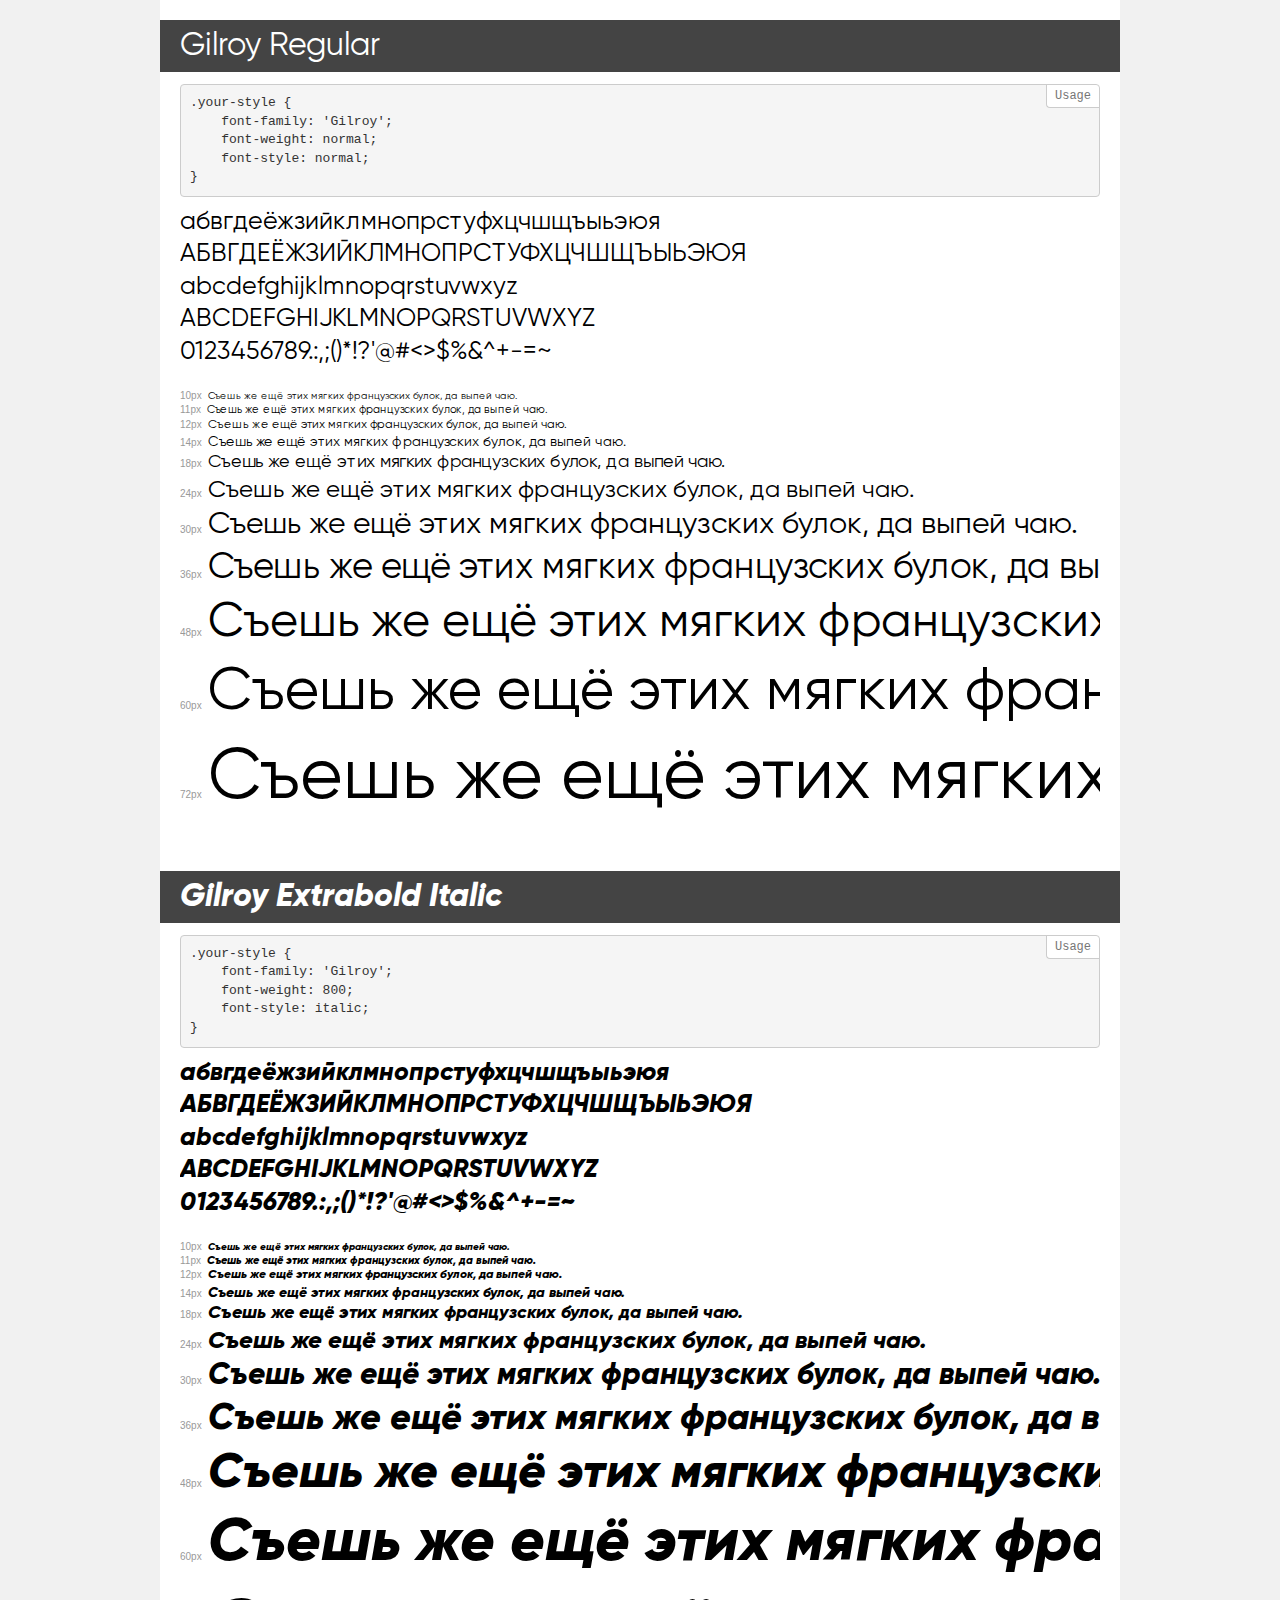
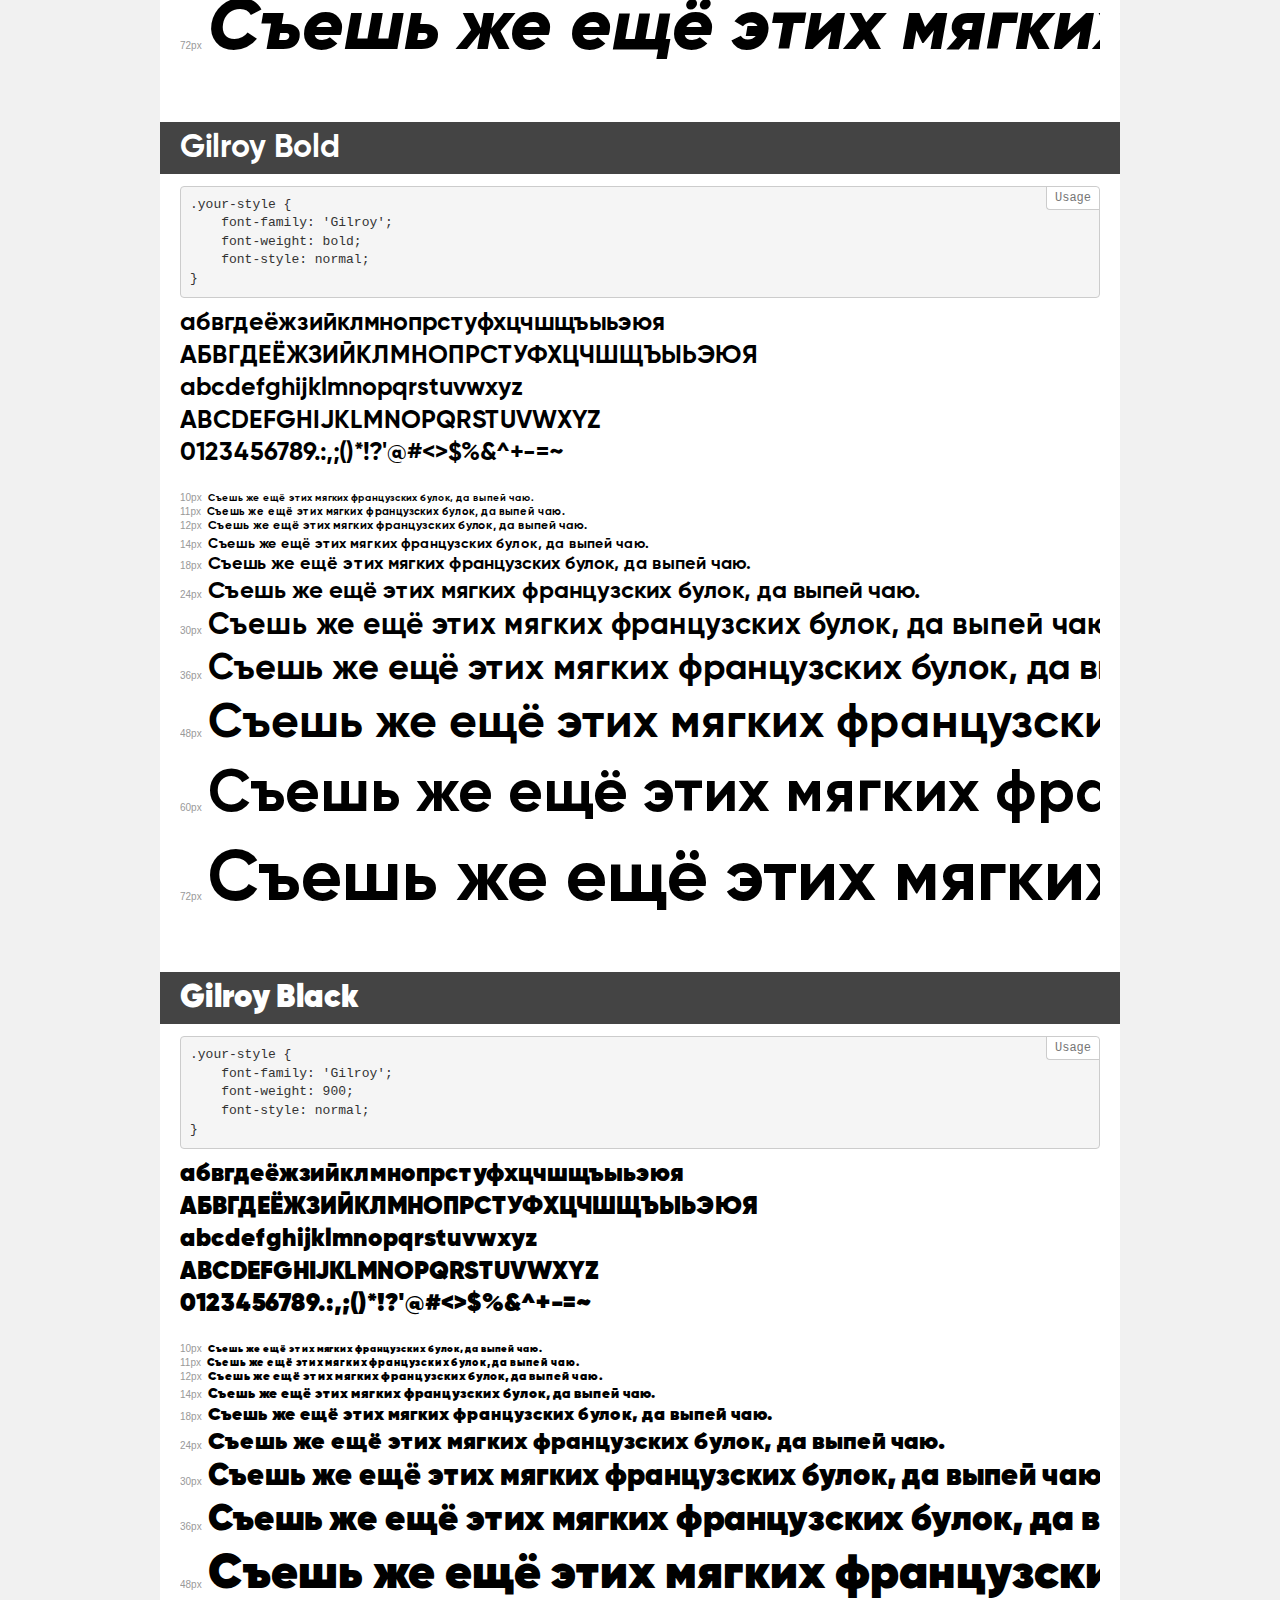
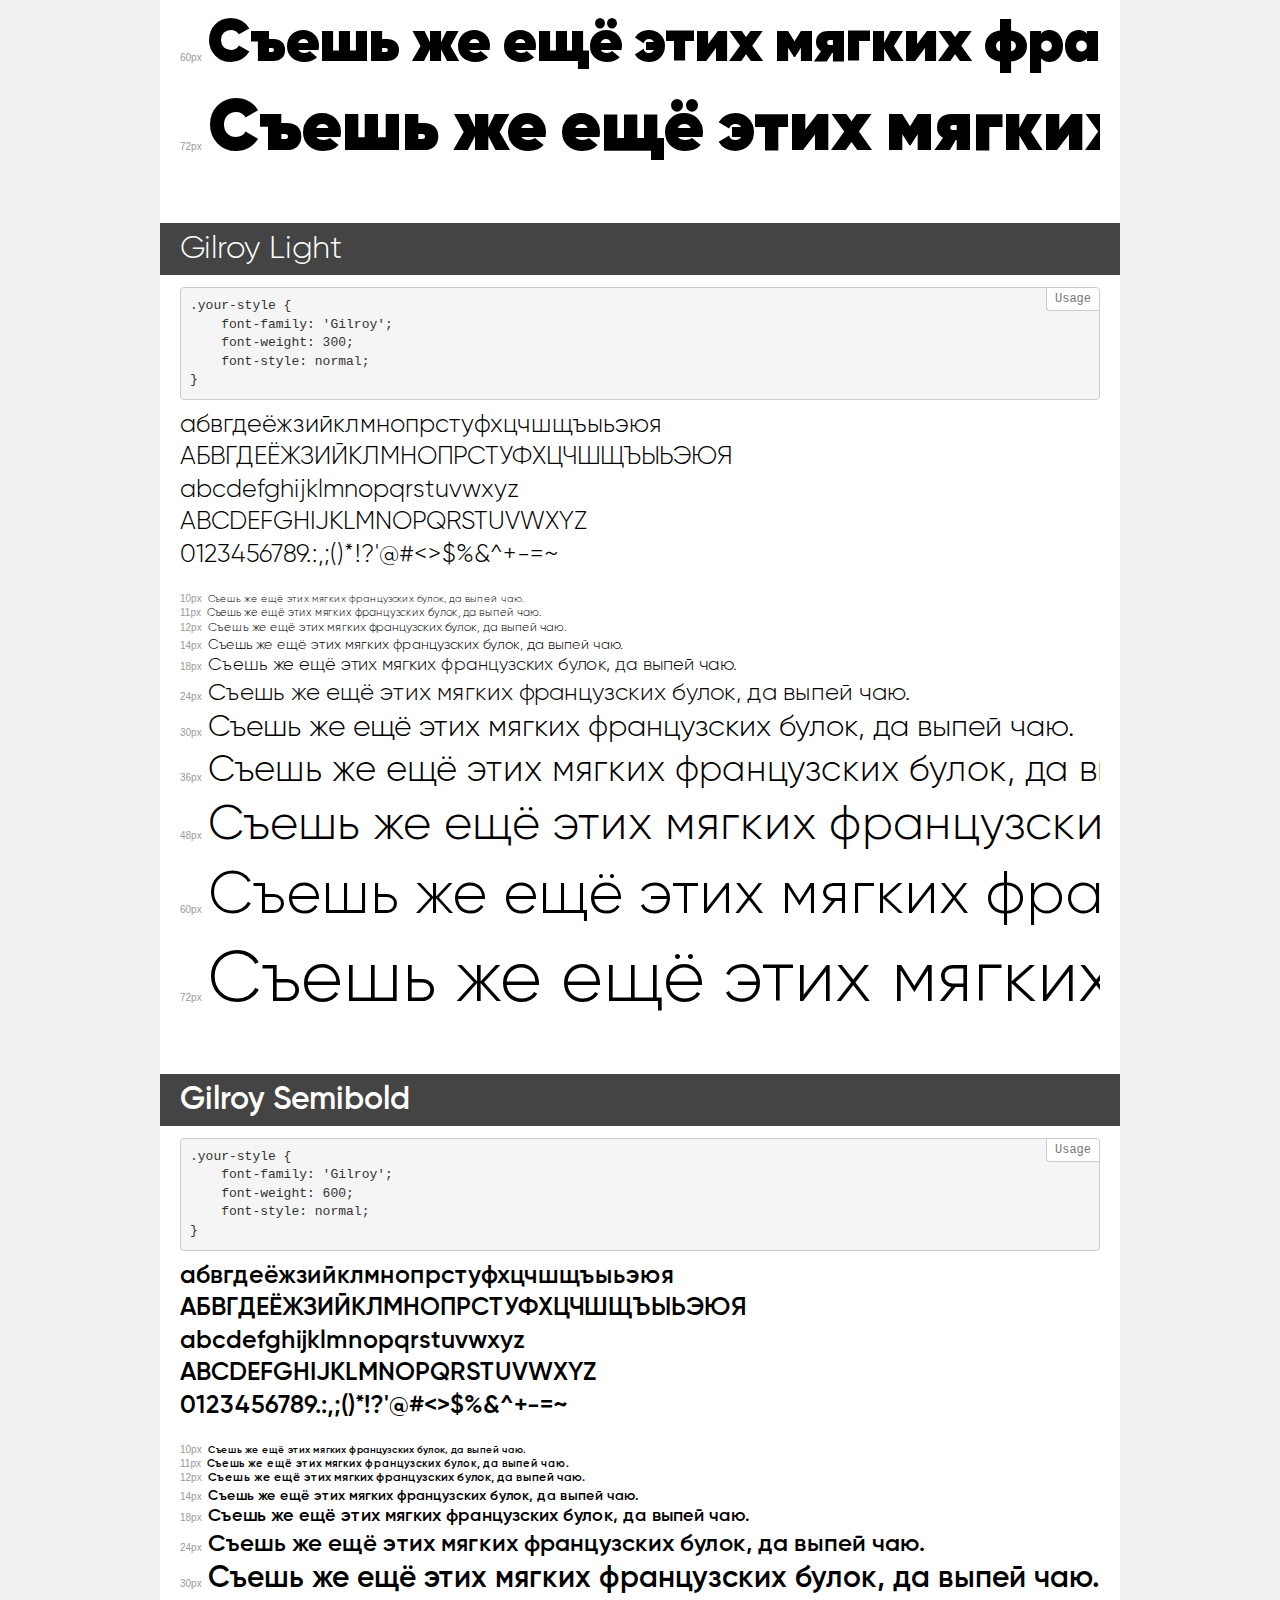
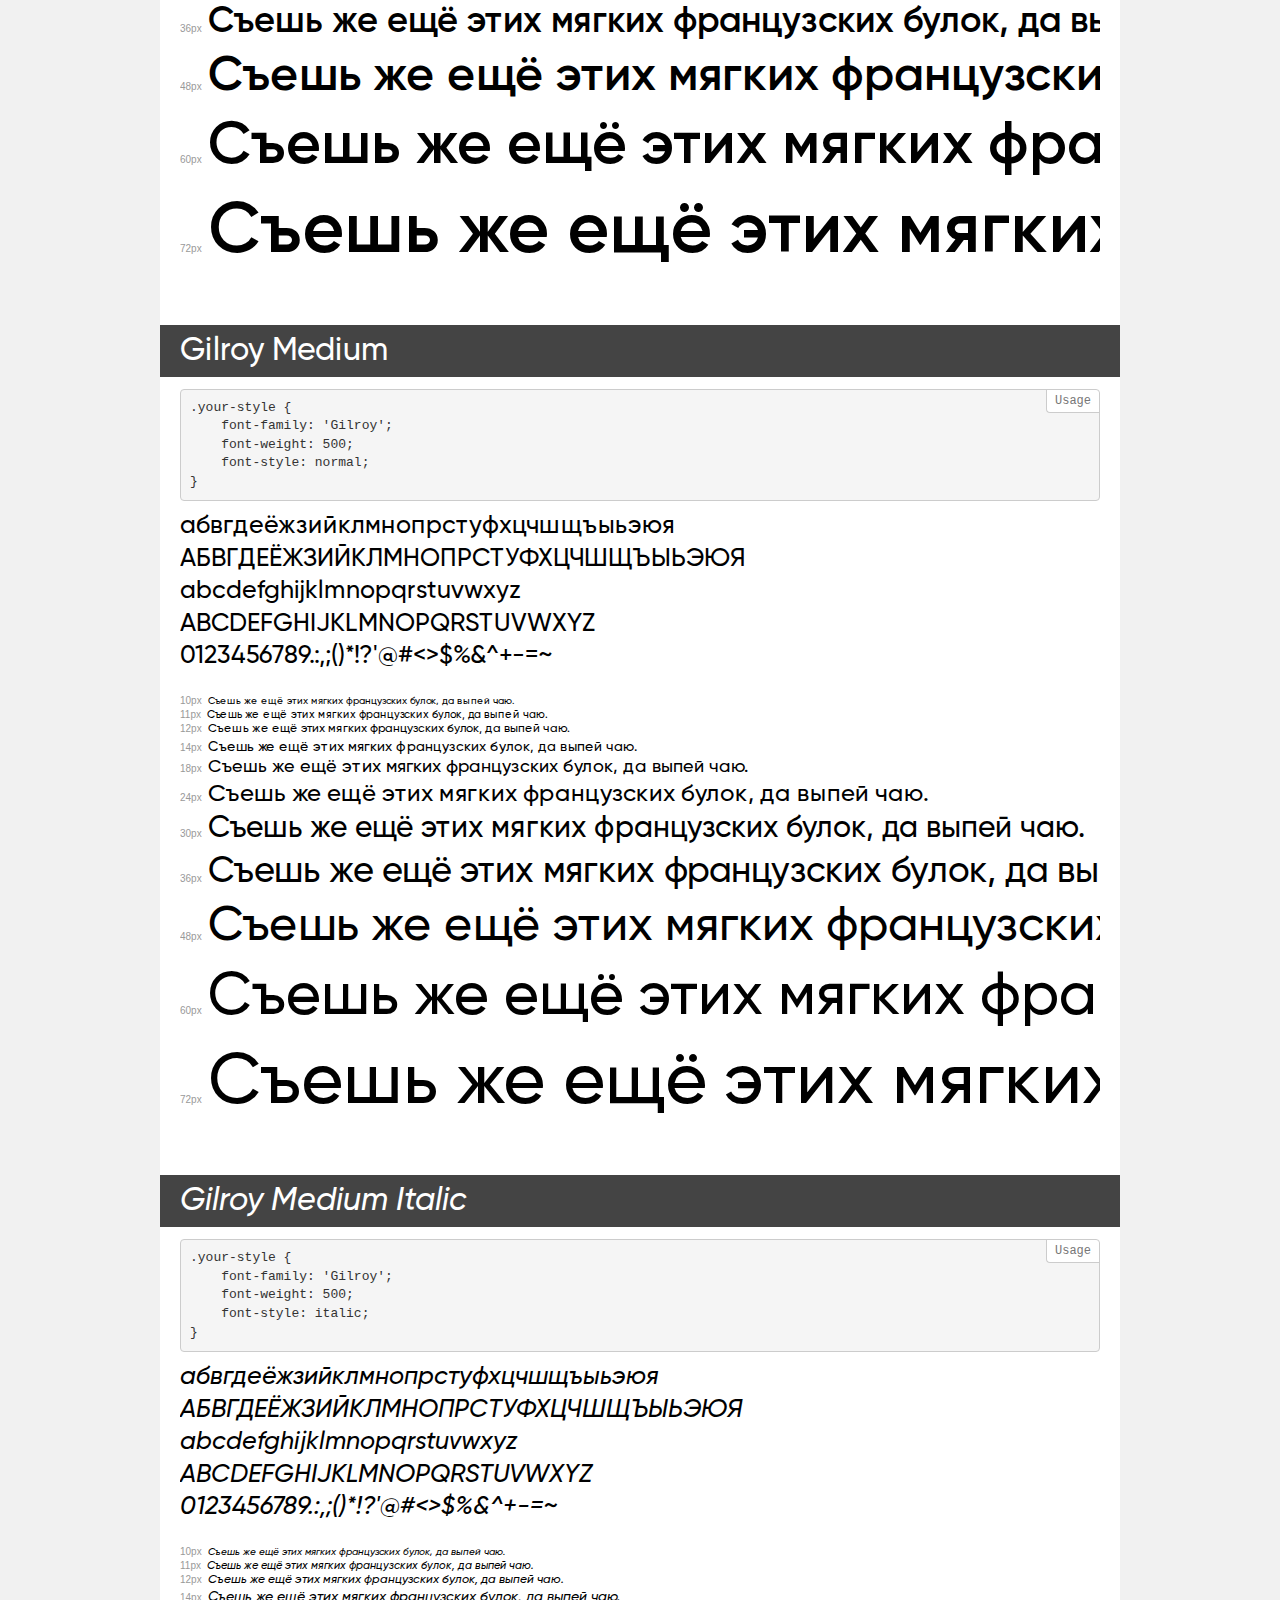
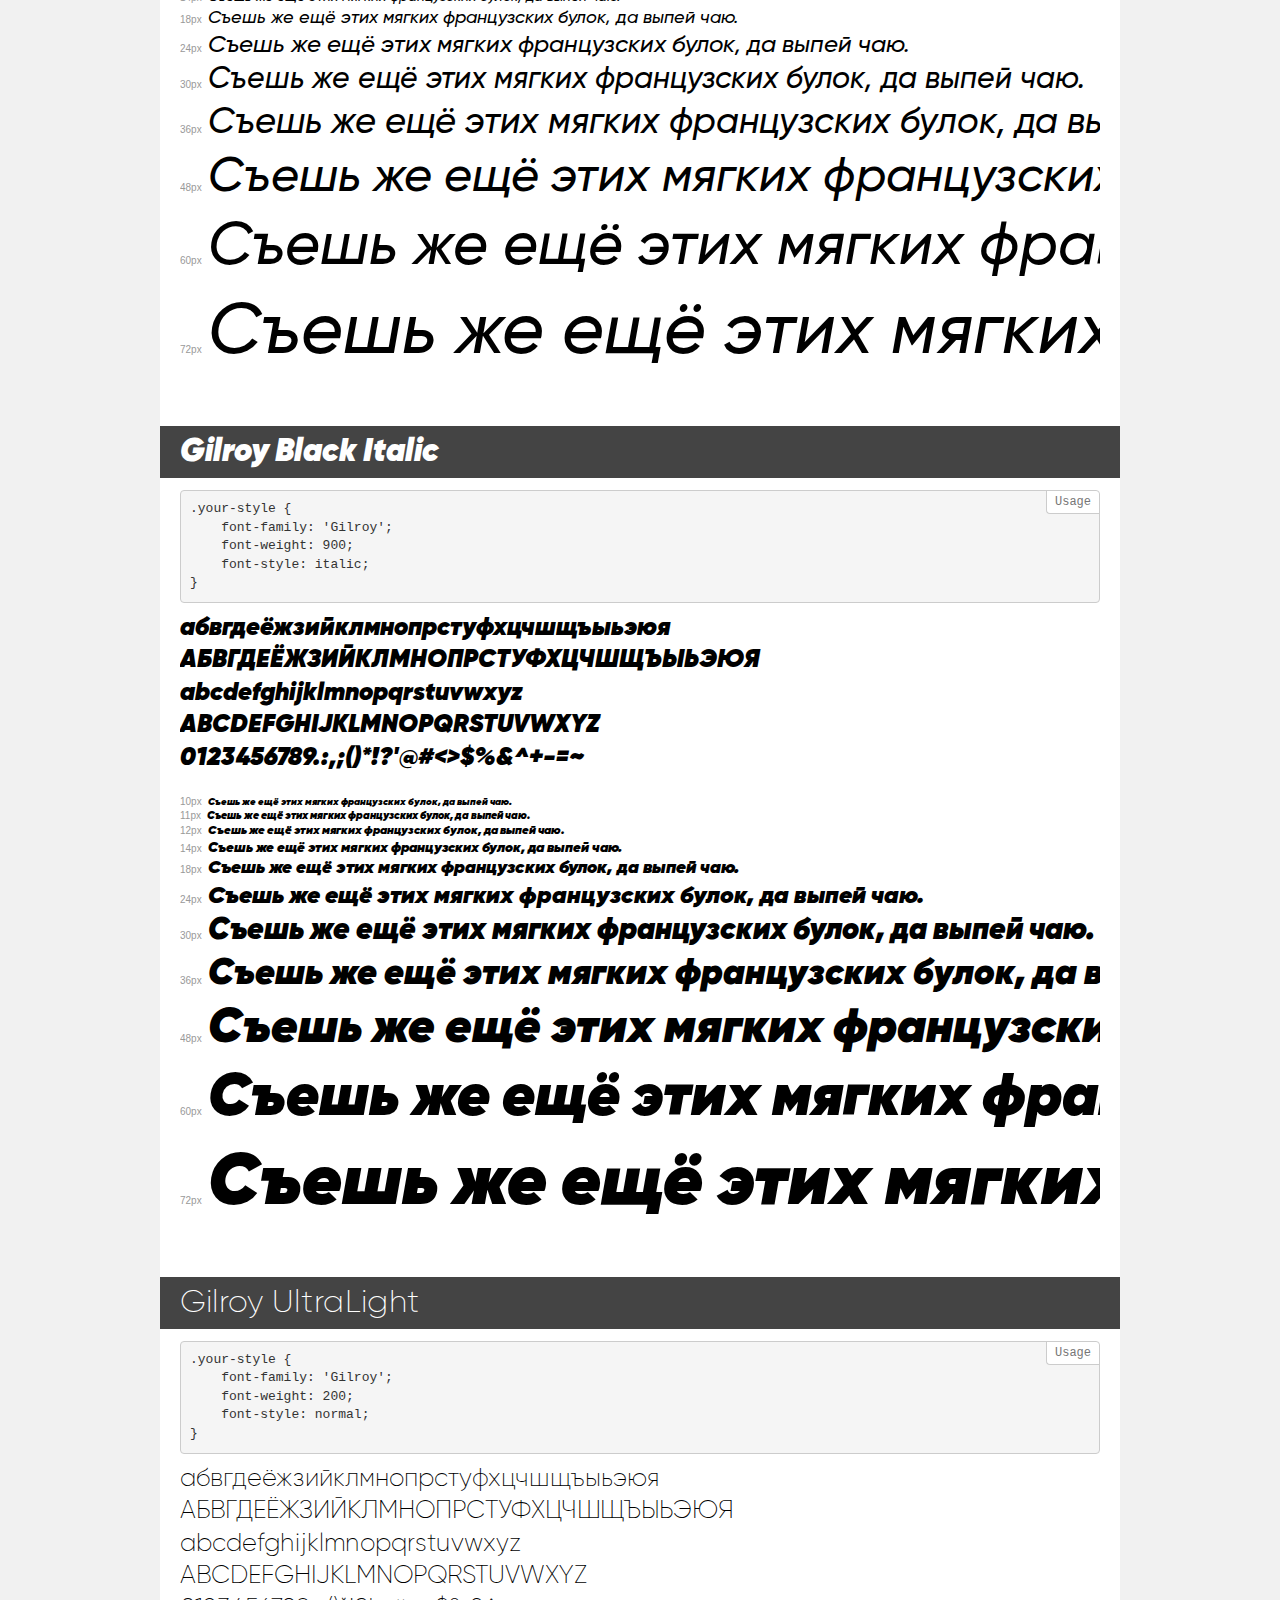
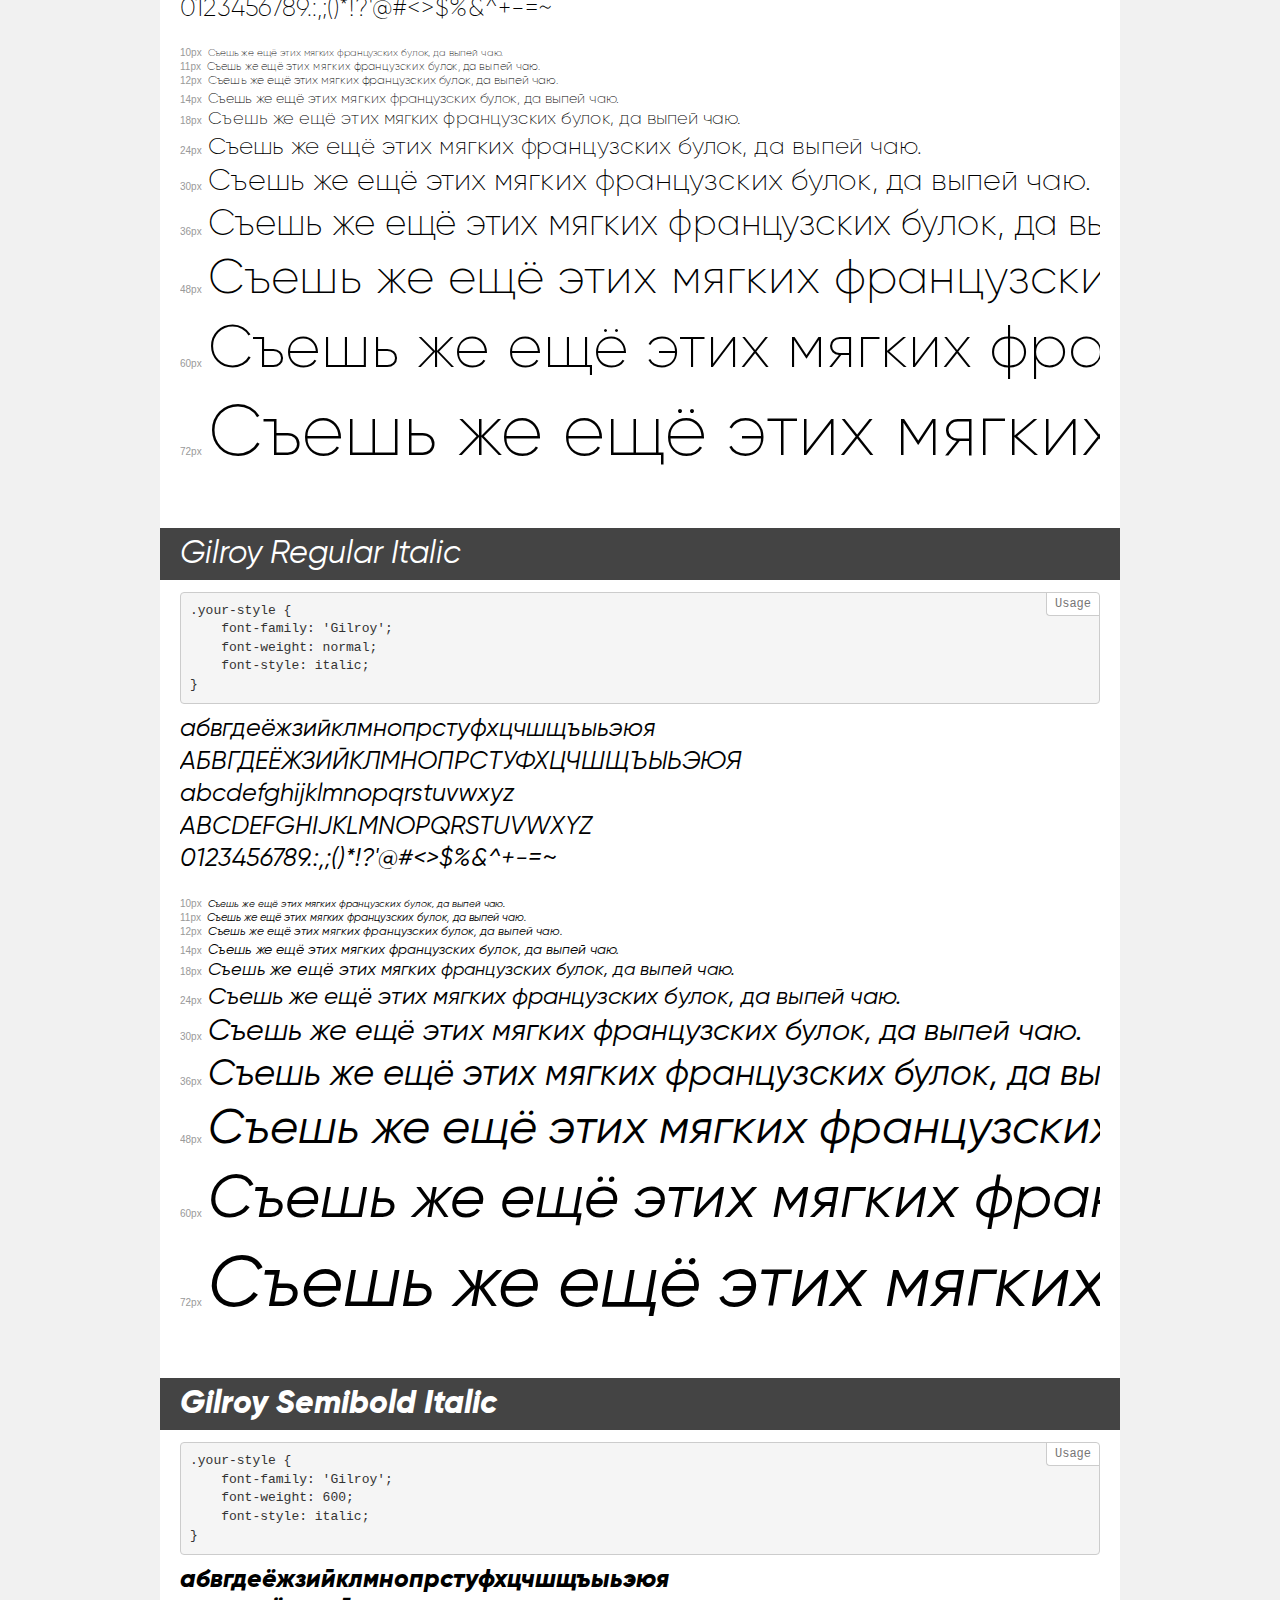
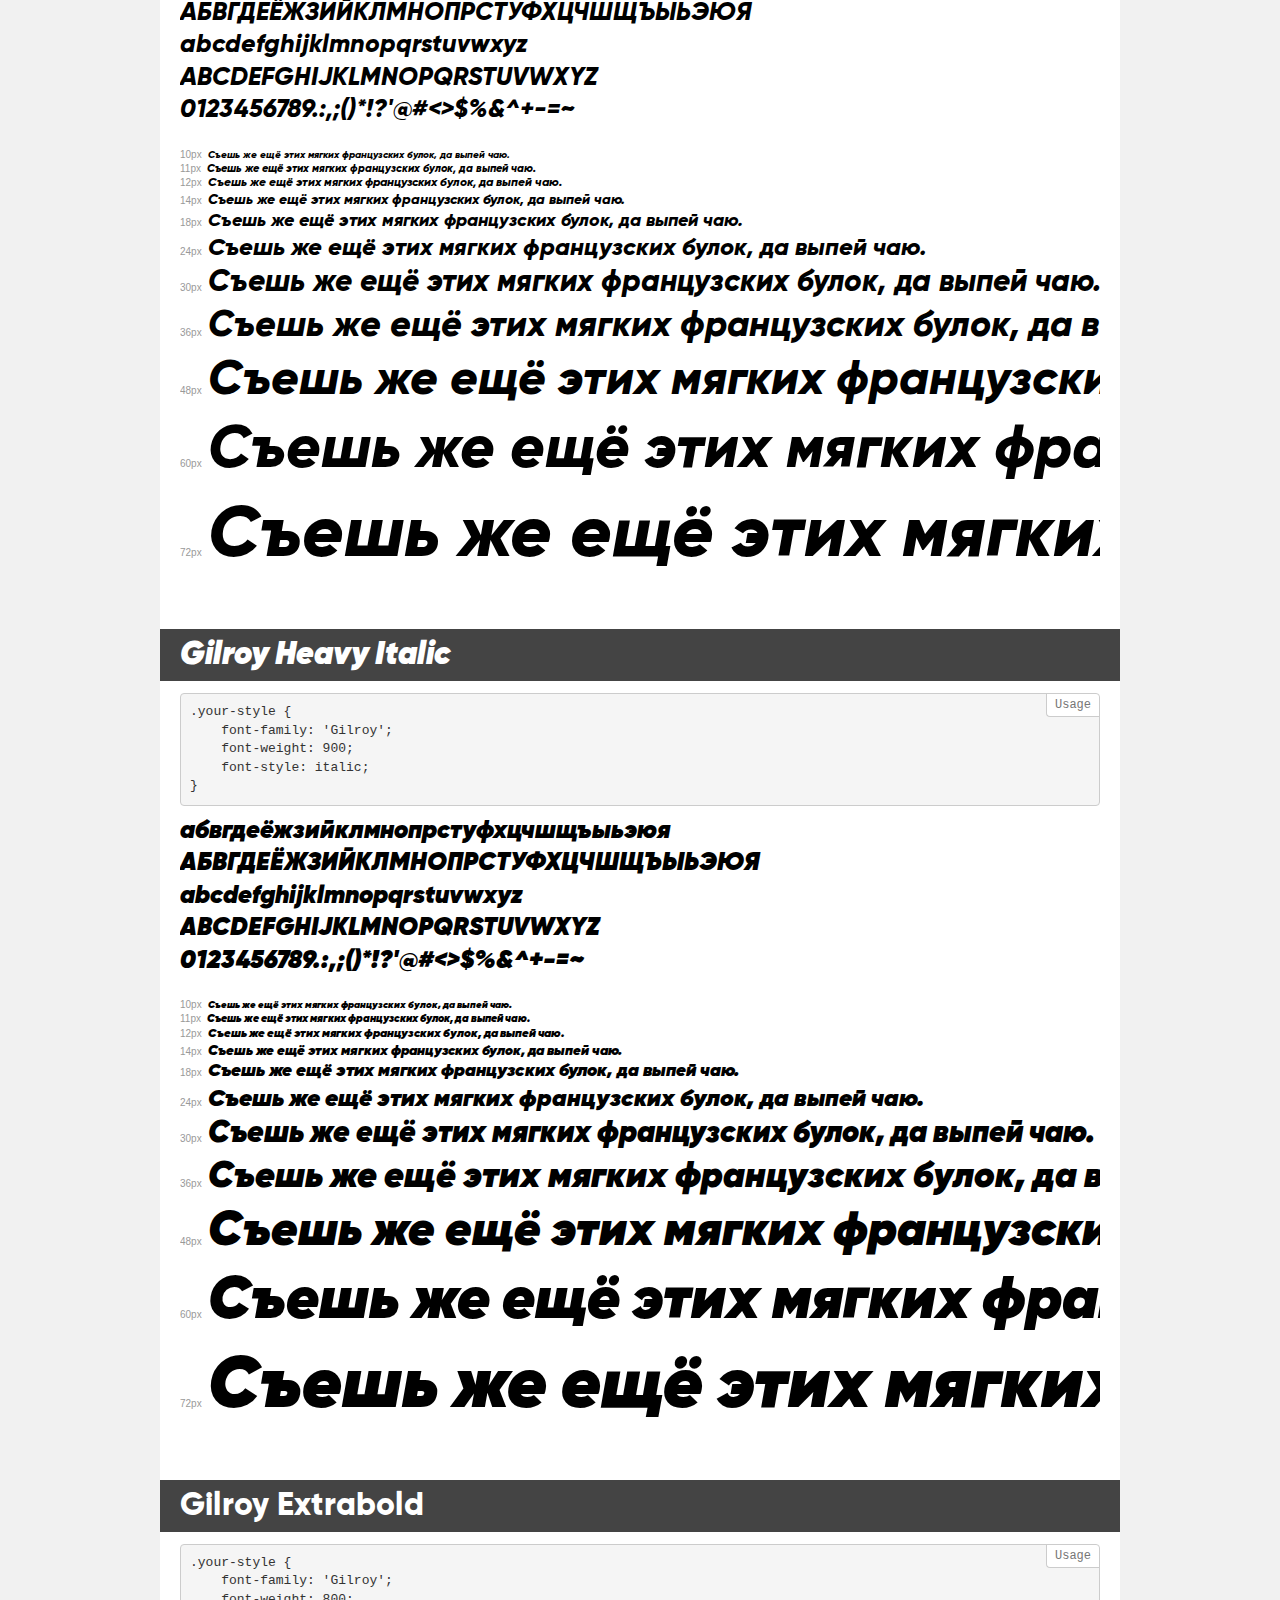
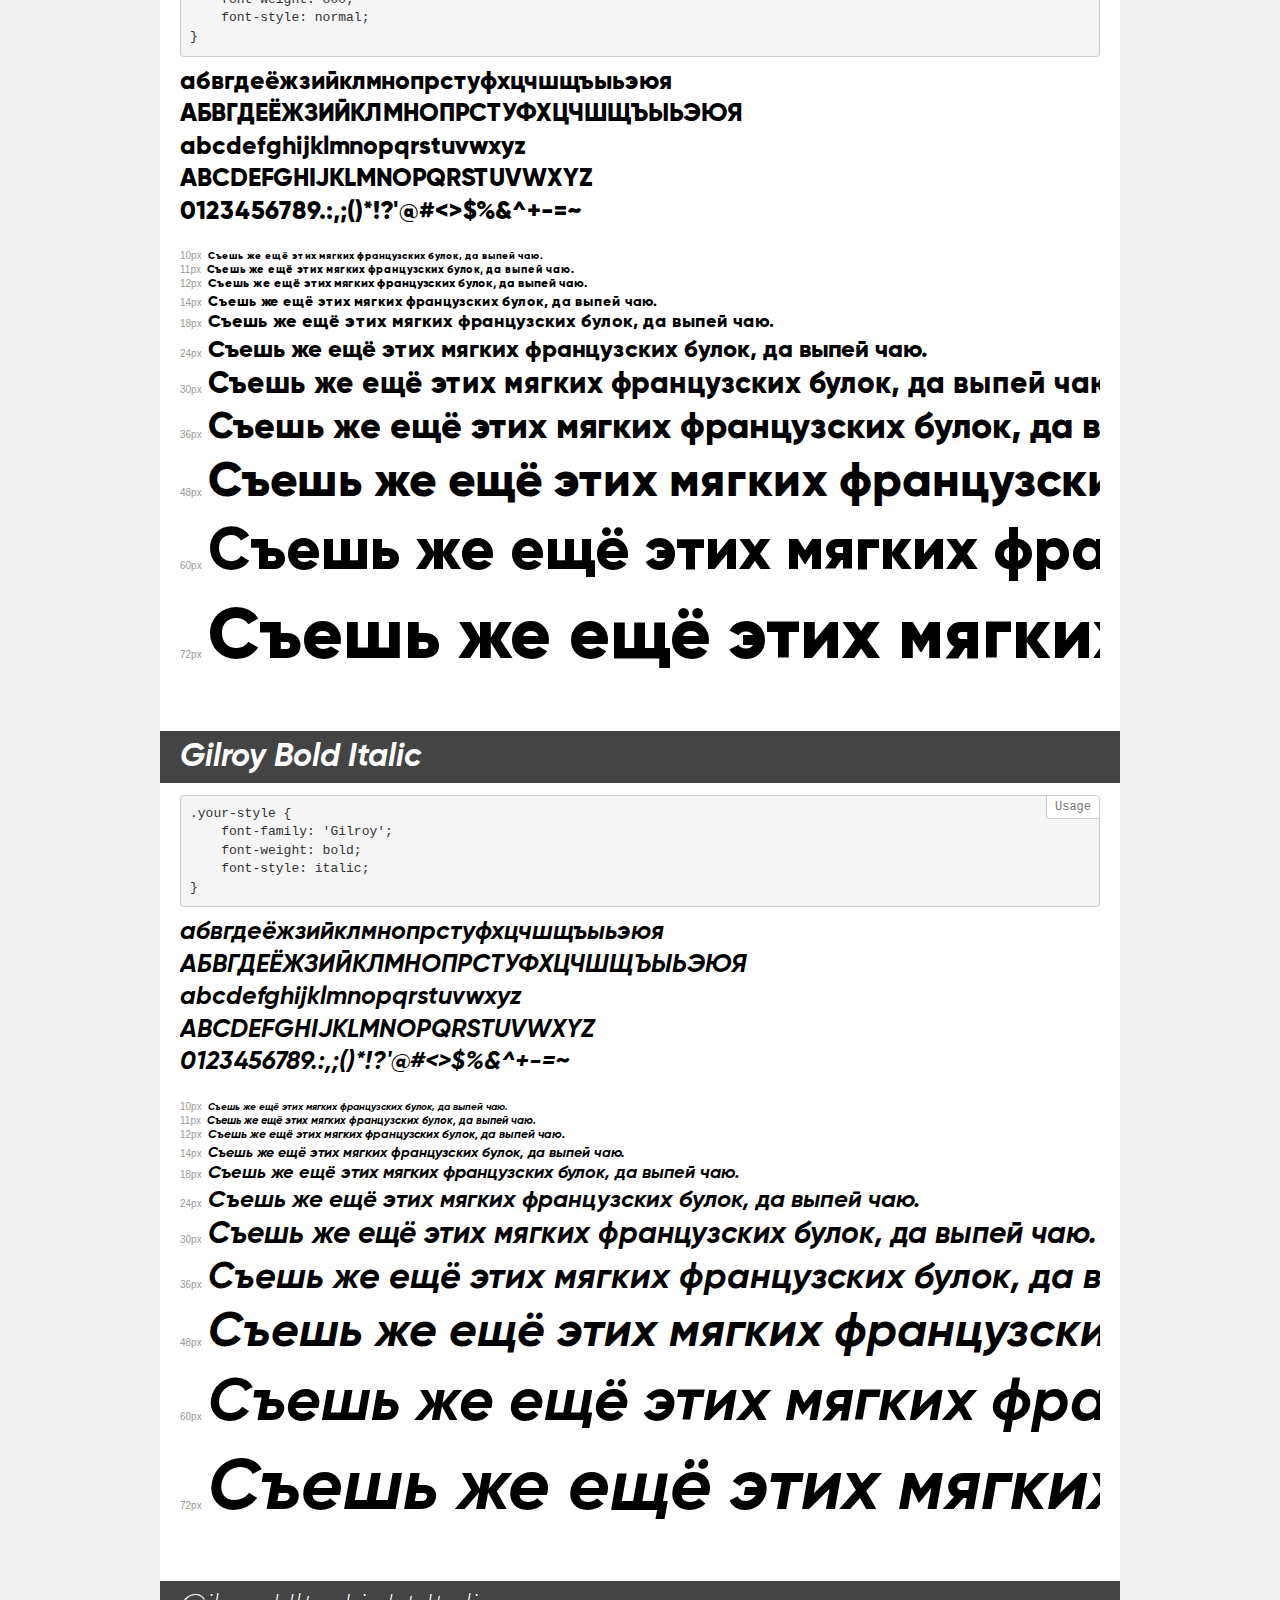
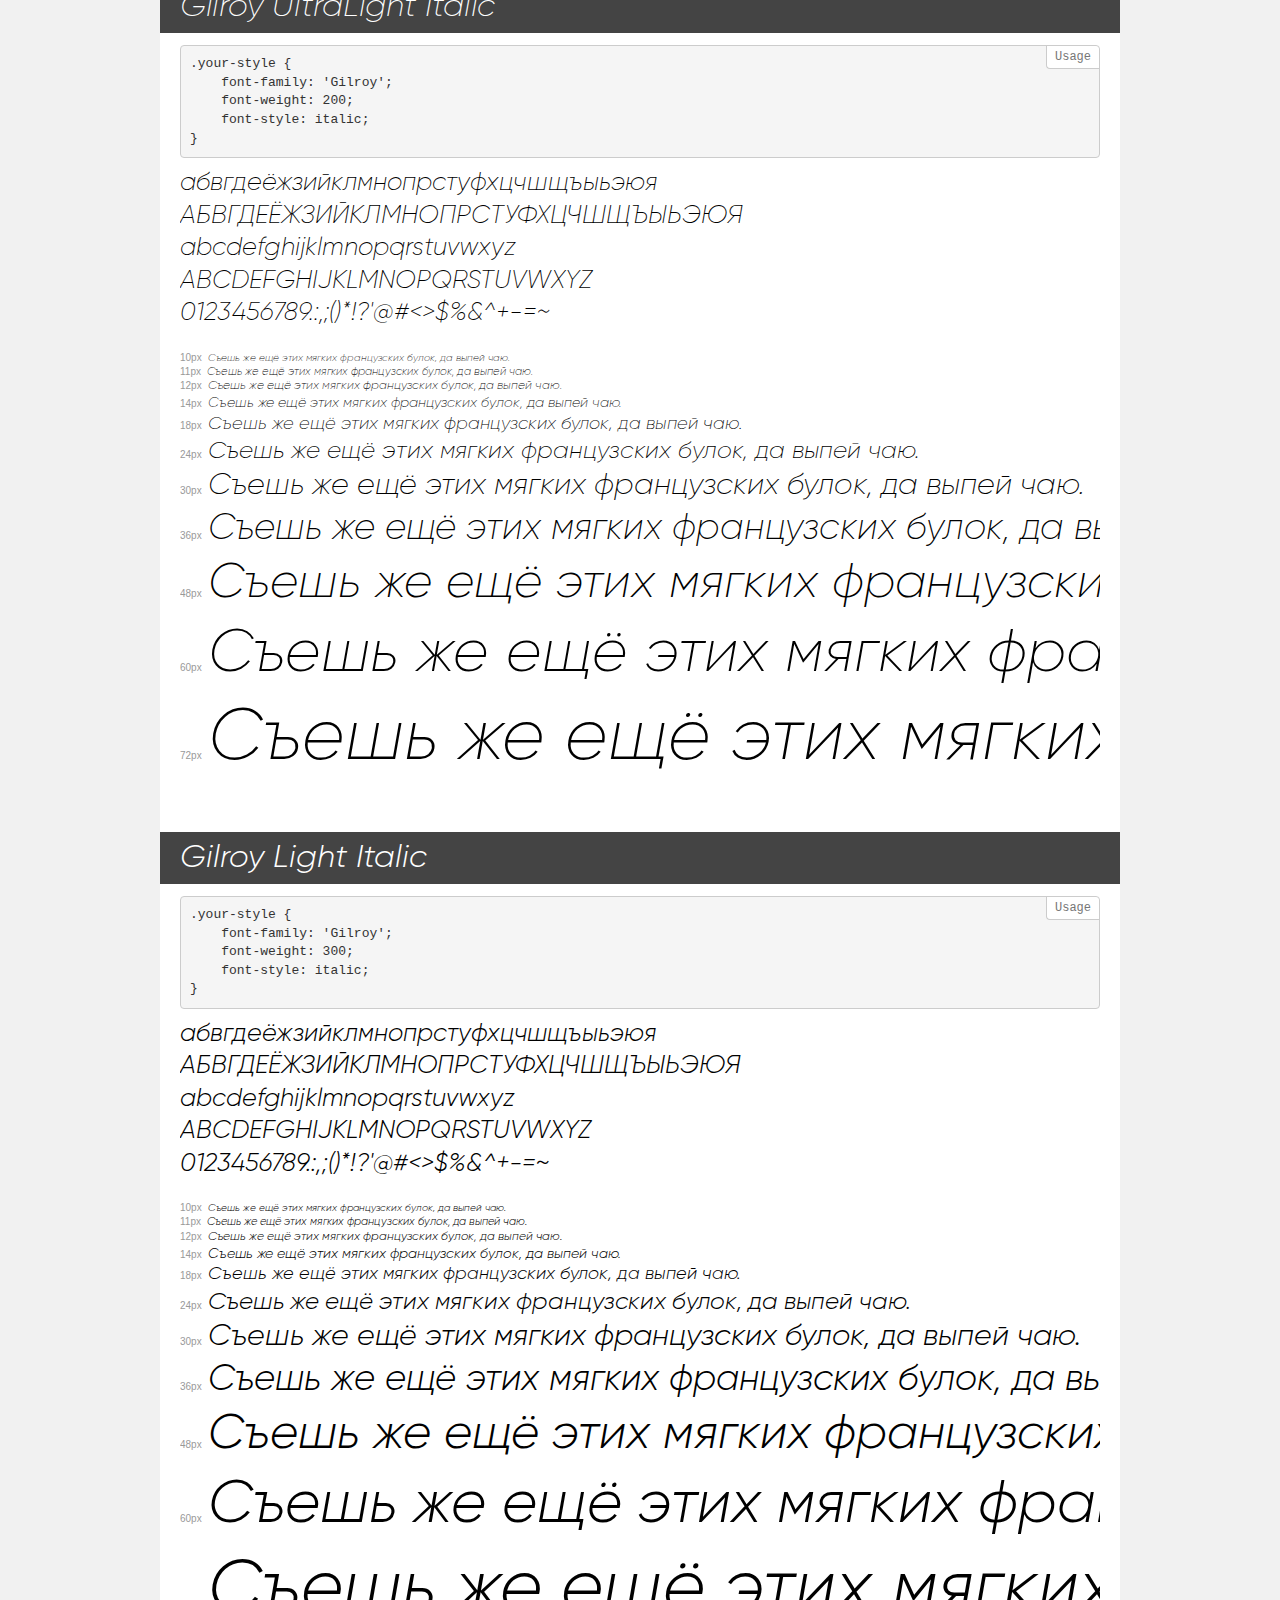
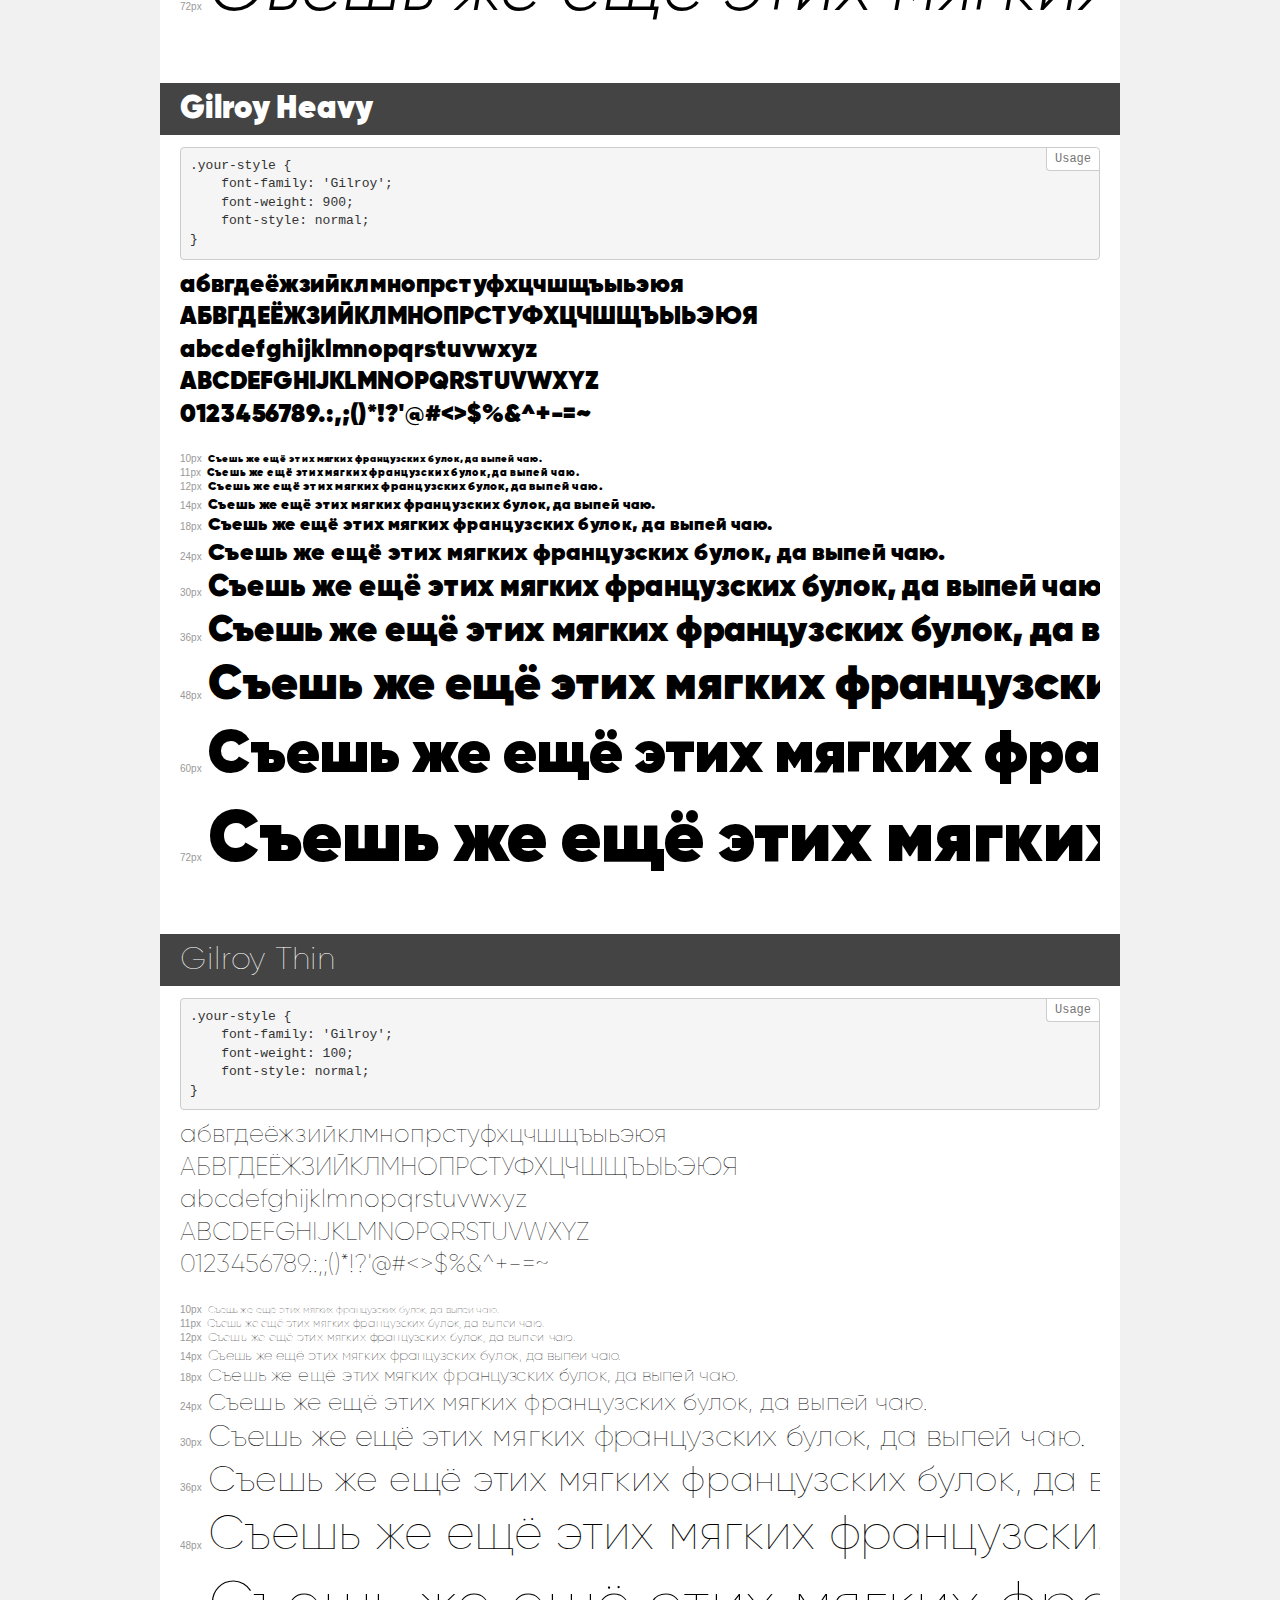
<file: page/Gilroy/demo.html>
<!DOCTYPE html>
<html>
<head>
    <meta charset="utf-8">
    <meta http-equiv="X-UA-Compatible" content="IE=edge">
    <meta name="viewport" content="width=device-width, initial-scale=1">
    <meta name="robots" content="noindex, noarchive">
    <meta name="format-detection" content="telephone=no">
    <title>Transfonter demo</title>
    <link href="stylesheet.css" rel="stylesheet">
    <style>
        /*
        http://meyerweb.com/eric/tools/css/reset/
        v2.0 | 20110126
        License: none (public domain)
        */
        html, body, div, span, applet, object, iframe,
        h1, h2, h3, h4, h5, h6, p, blockquote, pre,
        a, abbr, acronym, address, big, cite, code,
        del, dfn, em, img, ins, kbd, q, s, samp,
        small, strike, strong, sub, sup, tt, var,
        b, u, i, center,
        dl, dt, dd, ol, ul, li,
        fieldset, form, label, legend,
        table, caption, tbody, tfoot, thead, tr, th, td,
        article, aside, canvas, details, embed,
        figure, figcaption, footer, header, hgroup,
        menu, nav, output, ruby, section, summary,
        time, mark, audio, video {
            margin: 0;
            padding: 0;
            border: 0;
            font-size: 100%;
            font: inherit;
            vertical-align: baseline;
        }
        /* HTML5 display-role reset for older browsers */
        article, aside, details, figcaption, figure,
        footer, header, hgroup, menu, nav, section {
            display: block;
        }
        body {
            line-height: 1;
        }
        ol, ul {
            list-style: none;
        }
        blockquote, q {
            quotes: none;
        }
        blockquote:before, blockquote:after,
        q:before, q:after {
            content: '';
            content: none;
        }
        table {
            border-collapse: collapse;
            border-spacing: 0;
        }
        /* common styles */
        body {
            background: #f1f1f1;
            color: #000;
        }
        .page {
            background: #fff;
            width: 920px;
            margin: 0 auto;
            padding: 20px 20px 0 20px;
            overflow: hidden;
        }
        .font-container {
            overflow-x: auto;
            overflow-y: hidden;
            margin-bottom: 40px;
            line-height: 1.3;
            white-space: nowrap;
            padding-bottom: 5px;
        }
        h1 {
            position: relative;
            background: #444;
            font-size: 32px;
            color: #fff;
            padding: 10px 20px;
            margin: 0 -20px 12px -20px;
        }
        .letters {
            font-size: 25px;
            margin-bottom: 20px;
        }
        .s10:before {
            content: '10px';
        }
        .s11:before {
            content: '11px';
        }
        .s12:before {
            content: '12px';
        }
        .s14:before {
            content: '14px';
        }
        .s18:before {
            content: '18px';
        }
        .s24:before {
            content: '24px';
        }
        .s30:before {
            content: '30px';
        }
        .s36:before {
            content: '36px';
        }
        .s48:before {
            content: '48px';
        }
        .s60:before {
            content: '60px';
        }
        .s72:before {
            content: '72px';
        }
        .s10:before, .s11:before, .s12:before, .s14:before,
        .s18:before, .s24:before, .s30:before, .s36:before,
        .s48:before, .s60:before, .s72:before {
            font-family: Arial, sans-serif;
            font-size: 10px;
            font-weight: normal;
            font-style: normal;
            color: #999;
            padding-right: 6px;
        }
        pre {
            display: block;
            position: relative;
            padding: 9px;
            margin: 0 0 10px;
            font-family: Monaco, Menlo, Consolas, "Courier New", monospace !important;
            font-size: 13px;
            line-height: 1.428571429;
            color: #333;
            font-weight: normal !important;
            font-style: normal !important;
            background-color: #f5f5f5;
            border: 1px solid #ccc;
            overflow-x: auto;
            border-radius: 4px;
        }
        pre:after {
            display: block;
            position: absolute;
            right: 0;
            top: 0;
            content: 'Usage';
            line-height: 1;
            padding: 5px 8px;
            font-size: 12px;
            color: #767676;
            background-color: #fff;
            border: 1px solid #ccc;
            border-right: none;
            border-top: none;
            border-radius: 0 4px 0 4px;
            z-index: 10;
        }
        /* responsive */
        @media (max-width: 959px) {
            .page {
                width: auto;
                margin: 0;
            }
        }
    </style>
</head>
<body>
<div class="page">
    <div class="demo" style="font-family: 'Gilroy'; font-weight: normal; font-style: normal;">
        <h1>Gilroy Regular</h1>
        <pre>.your-style {
    font-family: 'Gilroy';
    font-weight: normal;
    font-style: normal;
}</pre>
        <div class="font-container">
            <p class="letters">
                абвгдеёжзийклмнопрстуфхцчшщъыьэюя<br>
АБВГДЕЁЖЗИЙКЛМНОПРСТУФХЦЧШЩЪЫЬЭЮЯ<br>
abcdefghijklmnopqrstuvwxyz<br>
ABCDEFGHIJKLMNOPQRSTUVWXYZ<br>
                0123456789.:,;()*!?'@#<>$%&^+-=~
            </p>
            <p class="s10" style="font-size: 10px;">Съешь же ещё этих мягких французских булок, да выпей чаю.</p>
            <p class="s11" style="font-size: 11px;">Съешь же ещё этих мягких французских булок, да выпей чаю.</p>
            <p class="s12" style="font-size: 12px;">Съешь же ещё этих мягких французских булок, да выпей чаю.</p>
            <p class="s14" style="font-size: 14px;">Съешь же ещё этих мягких французских булок, да выпей чаю.</p>
            <p class="s18" style="font-size: 18px;">Съешь же ещё этих мягких французских булок, да выпей чаю.</p>
            <p class="s24" style="font-size: 24px;">Съешь же ещё этих мягких французских булок, да выпей чаю.</p>
            <p class="s30" style="font-size: 30px;">Съешь же ещё этих мягких французских булок, да выпей чаю.</p>
            <p class="s36" style="font-size: 36px;">Съешь же ещё этих мягких французских булок, да выпей чаю.</p>
            <p class="s48" style="font-size: 48px;">Съешь же ещё этих мягких французских булок, да выпей чаю.</p>
            <p class="s60" style="font-size: 60px;">Съешь же ещё этих мягких французских булок, да выпей чаю.</p>
            <p class="s72" style="font-size: 72px;">Съешь же ещё этих мягких французских булок, да выпей чаю.</p>
        </div>
    </div>
    <div class="demo" style="font-family: 'Gilroy'; font-weight: 800; font-style: italic;">
        <h1>Gilroy Extrabold Italic</h1>
        <pre>.your-style {
    font-family: 'Gilroy';
    font-weight: 800;
    font-style: italic;
}</pre>
        <div class="font-container">
            <p class="letters">
                абвгдеёжзийклмнопрстуфхцчшщъыьэюя<br>
АБВГДЕЁЖЗИЙКЛМНОПРСТУФХЦЧШЩЪЫЬЭЮЯ<br>
abcdefghijklmnopqrstuvwxyz<br>
ABCDEFGHIJKLMNOPQRSTUVWXYZ<br>
                0123456789.:,;()*!?'@#<>$%&^+-=~
            </p>
            <p class="s10" style="font-size: 10px;">Съешь же ещё этих мягких французских булок, да выпей чаю.</p>
            <p class="s11" style="font-size: 11px;">Съешь же ещё этих мягких французских булок, да выпей чаю.</p>
            <p class="s12" style="font-size: 12px;">Съешь же ещё этих мягких французских булок, да выпей чаю.</p>
            <p class="s14" style="font-size: 14px;">Съешь же ещё этих мягких французских булок, да выпей чаю.</p>
            <p class="s18" style="font-size: 18px;">Съешь же ещё этих мягких французских булок, да выпей чаю.</p>
            <p class="s24" style="font-size: 24px;">Съешь же ещё этих мягких французских булок, да выпей чаю.</p>
            <p class="s30" style="font-size: 30px;">Съешь же ещё этих мягких французских булок, да выпей чаю.</p>
            <p class="s36" style="font-size: 36px;">Съешь же ещё этих мягких французских булок, да выпей чаю.</p>
            <p class="s48" style="font-size: 48px;">Съешь же ещё этих мягких французских булок, да выпей чаю.</p>
            <p class="s60" style="font-size: 60px;">Съешь же ещё этих мягких французских булок, да выпей чаю.</p>
            <p class="s72" style="font-size: 72px;">Съешь же ещё этих мягких французских булок, да выпей чаю.</p>
        </div>
    </div>
    <div class="demo" style="font-family: 'Gilroy'; font-weight: bold; font-style: normal;">
        <h1>Gilroy Bold</h1>
        <pre>.your-style {
    font-family: 'Gilroy';
    font-weight: bold;
    font-style: normal;
}</pre>
        <div class="font-container">
            <p class="letters">
                абвгдеёжзийклмнопрстуфхцчшщъыьэюя<br>
АБВГДЕЁЖЗИЙКЛМНОПРСТУФХЦЧШЩЪЫЬЭЮЯ<br>
abcdefghijklmnopqrstuvwxyz<br>
ABCDEFGHIJKLMNOPQRSTUVWXYZ<br>
                0123456789.:,;()*!?'@#<>$%&^+-=~
            </p>
            <p class="s10" style="font-size: 10px;">Съешь же ещё этих мягких французских булок, да выпей чаю.</p>
            <p class="s11" style="font-size: 11px;">Съешь же ещё этих мягких французских булок, да выпей чаю.</p>
            <p class="s12" style="font-size: 12px;">Съешь же ещё этих мягких французских булок, да выпей чаю.</p>
            <p class="s14" style="font-size: 14px;">Съешь же ещё этих мягких французских булок, да выпей чаю.</p>
            <p class="s18" style="font-size: 18px;">Съешь же ещё этих мягких французских булок, да выпей чаю.</p>
            <p class="s24" style="font-size: 24px;">Съешь же ещё этих мягких французских булок, да выпей чаю.</p>
            <p class="s30" style="font-size: 30px;">Съешь же ещё этих мягких французских булок, да выпей чаю.</p>
            <p class="s36" style="font-size: 36px;">Съешь же ещё этих мягких французских булок, да выпей чаю.</p>
            <p class="s48" style="font-size: 48px;">Съешь же ещё этих мягких французских булок, да выпей чаю.</p>
            <p class="s60" style="font-size: 60px;">Съешь же ещё этих мягких французских булок, да выпей чаю.</p>
            <p class="s72" style="font-size: 72px;">Съешь же ещё этих мягких французских булок, да выпей чаю.</p>
        </div>
    </div>
    <div class="demo" style="font-family: 'Gilroy'; font-weight: 900; font-style: normal;">
        <h1>Gilroy Black</h1>
        <pre>.your-style {
    font-family: 'Gilroy';
    font-weight: 900;
    font-style: normal;
}</pre>
        <div class="font-container">
            <p class="letters">
                абвгдеёжзийклмнопрстуфхцчшщъыьэюя<br>
АБВГДЕЁЖЗИЙКЛМНОПРСТУФХЦЧШЩЪЫЬЭЮЯ<br>
abcdefghijklmnopqrstuvwxyz<br>
ABCDEFGHIJKLMNOPQRSTUVWXYZ<br>
                0123456789.:,;()*!?'@#<>$%&^+-=~
            </p>
            <p class="s10" style="font-size: 10px;">Съешь же ещё этих мягких французских булок, да выпей чаю.</p>
            <p class="s11" style="font-size: 11px;">Съешь же ещё этих мягких французских булок, да выпей чаю.</p>
            <p class="s12" style="font-size: 12px;">Съешь же ещё этих мягких французских булок, да выпей чаю.</p>
            <p class="s14" style="font-size: 14px;">Съешь же ещё этих мягких французских булок, да выпей чаю.</p>
            <p class="s18" style="font-size: 18px;">Съешь же ещё этих мягких французских булок, да выпей чаю.</p>
            <p class="s24" style="font-size: 24px;">Съешь же ещё этих мягких французских булок, да выпей чаю.</p>
            <p class="s30" style="font-size: 30px;">Съешь же ещё этих мягких французских булок, да выпей чаю.</p>
            <p class="s36" style="font-size: 36px;">Съешь же ещё этих мягких французских булок, да выпей чаю.</p>
            <p class="s48" style="font-size: 48px;">Съешь же ещё этих мягких французских булок, да выпей чаю.</p>
            <p class="s60" style="font-size: 60px;">Съешь же ещё этих мягких французских булок, да выпей чаю.</p>
            <p class="s72" style="font-size: 72px;">Съешь же ещё этих мягких французских булок, да выпей чаю.</p>
        </div>
    </div>
    <div class="demo" style="font-family: 'Gilroy'; font-weight: 300; font-style: normal;">
        <h1>Gilroy Light</h1>
        <pre>.your-style {
    font-family: 'Gilroy';
    font-weight: 300;
    font-style: normal;
}</pre>
        <div class="font-container">
            <p class="letters">
                абвгдеёжзийклмнопрстуфхцчшщъыьэюя<br>
АБВГДЕЁЖЗИЙКЛМНОПРСТУФХЦЧШЩЪЫЬЭЮЯ<br>
abcdefghijklmnopqrstuvwxyz<br>
ABCDEFGHIJKLMNOPQRSTUVWXYZ<br>
                0123456789.:,;()*!?'@#<>$%&^+-=~
            </p>
            <p class="s10" style="font-size: 10px;">Съешь же ещё этих мягких французских булок, да выпей чаю.</p>
            <p class="s11" style="font-size: 11px;">Съешь же ещё этих мягких французских булок, да выпей чаю.</p>
            <p class="s12" style="font-size: 12px;">Съешь же ещё этих мягких французских булок, да выпей чаю.</p>
            <p class="s14" style="font-size: 14px;">Съешь же ещё этих мягких французских булок, да выпей чаю.</p>
            <p class="s18" style="font-size: 18px;">Съешь же ещё этих мягких французских булок, да выпей чаю.</p>
            <p class="s24" style="font-size: 24px;">Съешь же ещё этих мягких французских булок, да выпей чаю.</p>
            <p class="s30" style="font-size: 30px;">Съешь же ещё этих мягких французских булок, да выпей чаю.</p>
            <p class="s36" style="font-size: 36px;">Съешь же ещё этих мягких французских булок, да выпей чаю.</p>
            <p class="s48" style="font-size: 48px;">Съешь же ещё этих мягких французских булок, да выпей чаю.</p>
            <p class="s60" style="font-size: 60px;">Съешь же ещё этих мягких французских булок, да выпей чаю.</p>
            <p class="s72" style="font-size: 72px;">Съешь же ещё этих мягких французских булок, да выпей чаю.</p>
        </div>
    </div>
    <div class="demo" style="font-family: 'Gilroy'; font-weight: 600; font-style: normal;">
        <h1>Gilroy Semibold</h1>
        <pre>.your-style {
    font-family: 'Gilroy';
    font-weight: 600;
    font-style: normal;
}</pre>
        <div class="font-container">
            <p class="letters">
                абвгдеёжзийклмнопрстуфхцчшщъыьэюя<br>
АБВГДЕЁЖЗИЙКЛМНОПРСТУФХЦЧШЩЪЫЬЭЮЯ<br>
abcdefghijklmnopqrstuvwxyz<br>
ABCDEFGHIJKLMNOPQRSTUVWXYZ<br>
                0123456789.:,;()*!?'@#<>$%&^+-=~
            </p>
            <p class="s10" style="font-size: 10px;">Съешь же ещё этих мягких французских булок, да выпей чаю.</p>
            <p class="s11" style="font-size: 11px;">Съешь же ещё этих мягких французских булок, да выпей чаю.</p>
            <p class="s12" style="font-size: 12px;">Съешь же ещё этих мягких французских булок, да выпей чаю.</p>
            <p class="s14" style="font-size: 14px;">Съешь же ещё этих мягких французских булок, да выпей чаю.</p>
            <p class="s18" style="font-size: 18px;">Съешь же ещё этих мягких французских булок, да выпей чаю.</p>
            <p class="s24" style="font-size: 24px;">Съешь же ещё этих мягких французских булок, да выпей чаю.</p>
            <p class="s30" style="font-size: 30px;">Съешь же ещё этих мягких французских булок, да выпей чаю.</p>
            <p class="s36" style="font-size: 36px;">Съешь же ещё этих мягких французских булок, да выпей чаю.</p>
            <p class="s48" style="font-size: 48px;">Съешь же ещё этих мягких французских булок, да выпей чаю.</p>
            <p class="s60" style="font-size: 60px;">Съешь же ещё этих мягких французских булок, да выпей чаю.</p>
            <p class="s72" style="font-size: 72px;">Съешь же ещё этих мягких французских булок, да выпей чаю.</p>
        </div>
    </div>
    <div class="demo" style="font-family: 'Gilroy'; font-weight: 500; font-style: normal;">
        <h1>Gilroy Medium</h1>
        <pre>.your-style {
    font-family: 'Gilroy';
    font-weight: 500;
    font-style: normal;
}</pre>
        <div class="font-container">
            <p class="letters">
                абвгдеёжзийклмнопрстуфхцчшщъыьэюя<br>
АБВГДЕЁЖЗИЙКЛМНОПРСТУФХЦЧШЩЪЫЬЭЮЯ<br>
abcdefghijklmnopqrstuvwxyz<br>
ABCDEFGHIJKLMNOPQRSTUVWXYZ<br>
                0123456789.:,;()*!?'@#<>$%&^+-=~
            </p>
            <p class="s10" style="font-size: 10px;">Съешь же ещё этих мягких французских булок, да выпей чаю.</p>
            <p class="s11" style="font-size: 11px;">Съешь же ещё этих мягких французских булок, да выпей чаю.</p>
            <p class="s12" style="font-size: 12px;">Съешь же ещё этих мягких французских булок, да выпей чаю.</p>
            <p class="s14" style="font-size: 14px;">Съешь же ещё этих мягких французских булок, да выпей чаю.</p>
            <p class="s18" style="font-size: 18px;">Съешь же ещё этих мягких французских булок, да выпей чаю.</p>
            <p class="s24" style="font-size: 24px;">Съешь же ещё этих мягких французских булок, да выпей чаю.</p>
            <p class="s30" style="font-size: 30px;">Съешь же ещё этих мягких французских булок, да выпей чаю.</p>
            <p class="s36" style="font-size: 36px;">Съешь же ещё этих мягких французских булок, да выпей чаю.</p>
            <p class="s48" style="font-size: 48px;">Съешь же ещё этих мягких французских булок, да выпей чаю.</p>
            <p class="s60" style="font-size: 60px;">Съешь же ещё этих мягких французских булок, да выпей чаю.</p>
            <p class="s72" style="font-size: 72px;">Съешь же ещё этих мягких французских булок, да выпей чаю.</p>
        </div>
    </div>
    <div class="demo" style="font-family: 'Gilroy'; font-weight: 500; font-style: italic;">
        <h1>Gilroy Medium Italic</h1>
        <pre>.your-style {
    font-family: 'Gilroy';
    font-weight: 500;
    font-style: italic;
}</pre>
        <div class="font-container">
            <p class="letters">
                абвгдеёжзийклмнопрстуфхцчшщъыьэюя<br>
АБВГДЕЁЖЗИЙКЛМНОПРСТУФХЦЧШЩЪЫЬЭЮЯ<br>
abcdefghijklmnopqrstuvwxyz<br>
ABCDEFGHIJKLMNOPQRSTUVWXYZ<br>
                0123456789.:,;()*!?'@#<>$%&^+-=~
            </p>
            <p class="s10" style="font-size: 10px;">Съешь же ещё этих мягких французских булок, да выпей чаю.</p>
            <p class="s11" style="font-size: 11px;">Съешь же ещё этих мягких французских булок, да выпей чаю.</p>
            <p class="s12" style="font-size: 12px;">Съешь же ещё этих мягких французских булок, да выпей чаю.</p>
            <p class="s14" style="font-size: 14px;">Съешь же ещё этих мягких французских булок, да выпей чаю.</p>
            <p class="s18" style="font-size: 18px;">Съешь же ещё этих мягких французских булок, да выпей чаю.</p>
            <p class="s24" style="font-size: 24px;">Съешь же ещё этих мягких французских булок, да выпей чаю.</p>
            <p class="s30" style="font-size: 30px;">Съешь же ещё этих мягких французских булок, да выпей чаю.</p>
            <p class="s36" style="font-size: 36px;">Съешь же ещё этих мягких французских булок, да выпей чаю.</p>
            <p class="s48" style="font-size: 48px;">Съешь же ещё этих мягких французских булок, да выпей чаю.</p>
            <p class="s60" style="font-size: 60px;">Съешь же ещё этих мягких французских булок, да выпей чаю.</p>
            <p class="s72" style="font-size: 72px;">Съешь же ещё этих мягких французских булок, да выпей чаю.</p>
        </div>
    </div>
    <div class="demo" style="font-family: 'Gilroy'; font-weight: 900; font-style: italic;">
        <h1>Gilroy Black Italic</h1>
        <pre>.your-style {
    font-family: 'Gilroy';
    font-weight: 900;
    font-style: italic;
}</pre>
        <div class="font-container">
            <p class="letters">
                абвгдеёжзийклмнопрстуфхцчшщъыьэюя<br>
АБВГДЕЁЖЗИЙКЛМНОПРСТУФХЦЧШЩЪЫЬЭЮЯ<br>
abcdefghijklmnopqrstuvwxyz<br>
ABCDEFGHIJKLMNOPQRSTUVWXYZ<br>
                0123456789.:,;()*!?'@#<>$%&^+-=~
            </p>
            <p class="s10" style="font-size: 10px;">Съешь же ещё этих мягких французских булок, да выпей чаю.</p>
            <p class="s11" style="font-size: 11px;">Съешь же ещё этих мягких французских булок, да выпей чаю.</p>
            <p class="s12" style="font-size: 12px;">Съешь же ещё этих мягких французских булок, да выпей чаю.</p>
            <p class="s14" style="font-size: 14px;">Съешь же ещё этих мягких французских булок, да выпей чаю.</p>
            <p class="s18" style="font-size: 18px;">Съешь же ещё этих мягких французских булок, да выпей чаю.</p>
            <p class="s24" style="font-size: 24px;">Съешь же ещё этих мягких французских булок, да выпей чаю.</p>
            <p class="s30" style="font-size: 30px;">Съешь же ещё этих мягких французских булок, да выпей чаю.</p>
            <p class="s36" style="font-size: 36px;">Съешь же ещё этих мягких французских булок, да выпей чаю.</p>
            <p class="s48" style="font-size: 48px;">Съешь же ещё этих мягких французских булок, да выпей чаю.</p>
            <p class="s60" style="font-size: 60px;">Съешь же ещё этих мягких французских булок, да выпей чаю.</p>
            <p class="s72" style="font-size: 72px;">Съешь же ещё этих мягких французских булок, да выпей чаю.</p>
        </div>
    </div>
    <div class="demo" style="font-family: 'Gilroy'; font-weight: 200; font-style: normal;">
        <h1>Gilroy UltraLight</h1>
        <pre>.your-style {
    font-family: 'Gilroy';
    font-weight: 200;
    font-style: normal;
}</pre>
        <div class="font-container">
            <p class="letters">
                абвгдеёжзийклмнопрстуфхцчшщъыьэюя<br>
АБВГДЕЁЖЗИЙКЛМНОПРСТУФХЦЧШЩЪЫЬЭЮЯ<br>
abcdefghijklmnopqrstuvwxyz<br>
ABCDEFGHIJKLMNOPQRSTUVWXYZ<br>
                0123456789.:,;()*!?'@#<>$%&^+-=~
            </p>
            <p class="s10" style="font-size: 10px;">Съешь же ещё этих мягких французских булок, да выпей чаю.</p>
            <p class="s11" style="font-size: 11px;">Съешь же ещё этих мягких французских булок, да выпей чаю.</p>
            <p class="s12" style="font-size: 12px;">Съешь же ещё этих мягких французских булок, да выпей чаю.</p>
            <p class="s14" style="font-size: 14px;">Съешь же ещё этих мягких французских булок, да выпей чаю.</p>
            <p class="s18" style="font-size: 18px;">Съешь же ещё этих мягких французских булок, да выпей чаю.</p>
            <p class="s24" style="font-size: 24px;">Съешь же ещё этих мягких французских булок, да выпей чаю.</p>
            <p class="s30" style="font-size: 30px;">Съешь же ещё этих мягких французских булок, да выпей чаю.</p>
            <p class="s36" style="font-size: 36px;">Съешь же ещё этих мягких французских булок, да выпей чаю.</p>
            <p class="s48" style="font-size: 48px;">Съешь же ещё этих мягких французских булок, да выпей чаю.</p>
            <p class="s60" style="font-size: 60px;">Съешь же ещё этих мягких французских булок, да выпей чаю.</p>
            <p class="s72" style="font-size: 72px;">Съешь же ещё этих мягких французских булок, да выпей чаю.</p>
        </div>
    </div>
    <div class="demo" style="font-family: 'Gilroy'; font-weight: normal; font-style: italic;">
        <h1>Gilroy Regular Italic</h1>
        <pre>.your-style {
    font-family: 'Gilroy';
    font-weight: normal;
    font-style: italic;
}</pre>
        <div class="font-container">
            <p class="letters">
                абвгдеёжзийклмнопрстуфхцчшщъыьэюя<br>
АБВГДЕЁЖЗИЙКЛМНОПРСТУФХЦЧШЩЪЫЬЭЮЯ<br>
abcdefghijklmnopqrstuvwxyz<br>
ABCDEFGHIJKLMNOPQRSTUVWXYZ<br>
                0123456789.:,;()*!?'@#<>$%&^+-=~
            </p>
            <p class="s10" style="font-size: 10px;">Съешь же ещё этих мягких французских булок, да выпей чаю.</p>
            <p class="s11" style="font-size: 11px;">Съешь же ещё этих мягких французских булок, да выпей чаю.</p>
            <p class="s12" style="font-size: 12px;">Съешь же ещё этих мягких французских булок, да выпей чаю.</p>
            <p class="s14" style="font-size: 14px;">Съешь же ещё этих мягких французских булок, да выпей чаю.</p>
            <p class="s18" style="font-size: 18px;">Съешь же ещё этих мягких французских булок, да выпей чаю.</p>
            <p class="s24" style="font-size: 24px;">Съешь же ещё этих мягких французских булок, да выпей чаю.</p>
            <p class="s30" style="font-size: 30px;">Съешь же ещё этих мягких французских булок, да выпей чаю.</p>
            <p class="s36" style="font-size: 36px;">Съешь же ещё этих мягких французских булок, да выпей чаю.</p>
            <p class="s48" style="font-size: 48px;">Съешь же ещё этих мягких французских булок, да выпей чаю.</p>
            <p class="s60" style="font-size: 60px;">Съешь же ещё этих мягких французских булок, да выпей чаю.</p>
            <p class="s72" style="font-size: 72px;">Съешь же ещё этих мягких французских булок, да выпей чаю.</p>
        </div>
    </div>
    <div class="demo" style="font-family: 'Gilroy'; font-weight: 600; font-style: italic;">
        <h1>Gilroy Semibold Italic</h1>
        <pre>.your-style {
    font-family: 'Gilroy';
    font-weight: 600;
    font-style: italic;
}</pre>
        <div class="font-container">
            <p class="letters">
                абвгдеёжзийклмнопрстуфхцчшщъыьэюя<br>
АБВГДЕЁЖЗИЙКЛМНОПРСТУФХЦЧШЩЪЫЬЭЮЯ<br>
abcdefghijklmnopqrstuvwxyz<br>
ABCDEFGHIJKLMNOPQRSTUVWXYZ<br>
                0123456789.:,;()*!?'@#<>$%&^+-=~
            </p>
            <p class="s10" style="font-size: 10px;">Съешь же ещё этих мягких французских булок, да выпей чаю.</p>
            <p class="s11" style="font-size: 11px;">Съешь же ещё этих мягких французских булок, да выпей чаю.</p>
            <p class="s12" style="font-size: 12px;">Съешь же ещё этих мягких французских булок, да выпей чаю.</p>
            <p class="s14" style="font-size: 14px;">Съешь же ещё этих мягких французских булок, да выпей чаю.</p>
            <p class="s18" style="font-size: 18px;">Съешь же ещё этих мягких французских булок, да выпей чаю.</p>
            <p class="s24" style="font-size: 24px;">Съешь же ещё этих мягких французских булок, да выпей чаю.</p>
            <p class="s30" style="font-size: 30px;">Съешь же ещё этих мягких французских булок, да выпей чаю.</p>
            <p class="s36" style="font-size: 36px;">Съешь же ещё этих мягких французских булок, да выпей чаю.</p>
            <p class="s48" style="font-size: 48px;">Съешь же ещё этих мягких французских булок, да выпей чаю.</p>
            <p class="s60" style="font-size: 60px;">Съешь же ещё этих мягких французских булок, да выпей чаю.</p>
            <p class="s72" style="font-size: 72px;">Съешь же ещё этих мягких французских булок, да выпей чаю.</p>
        </div>
    </div>
    <div class="demo" style="font-family: 'Gilroy'; font-weight: 900; font-style: italic;">
        <h1>Gilroy Heavy Italic</h1>
        <pre>.your-style {
    font-family: 'Gilroy';
    font-weight: 900;
    font-style: italic;
}</pre>
        <div class="font-container">
            <p class="letters">
                абвгдеёжзийклмнопрстуфхцчшщъыьэюя<br>
АБВГДЕЁЖЗИЙКЛМНОПРСТУФХЦЧШЩЪЫЬЭЮЯ<br>
abcdefghijklmnopqrstuvwxyz<br>
ABCDEFGHIJKLMNOPQRSTUVWXYZ<br>
                0123456789.:,;()*!?'@#<>$%&^+-=~
            </p>
            <p class="s10" style="font-size: 10px;">Съешь же ещё этих мягких французских булок, да выпей чаю.</p>
            <p class="s11" style="font-size: 11px;">Съешь же ещё этих мягких французских булок, да выпей чаю.</p>
            <p class="s12" style="font-size: 12px;">Съешь же ещё этих мягких французских булок, да выпей чаю.</p>
            <p class="s14" style="font-size: 14px;">Съешь же ещё этих мягких французских булок, да выпей чаю.</p>
            <p class="s18" style="font-size: 18px;">Съешь же ещё этих мягких французских булок, да выпей чаю.</p>
            <p class="s24" style="font-size: 24px;">Съешь же ещё этих мягких французских булок, да выпей чаю.</p>
            <p class="s30" style="font-size: 30px;">Съешь же ещё этих мягких французских булок, да выпей чаю.</p>
            <p class="s36" style="font-size: 36px;">Съешь же ещё этих мягких французских булок, да выпей чаю.</p>
            <p class="s48" style="font-size: 48px;">Съешь же ещё этих мягких французских булок, да выпей чаю.</p>
            <p class="s60" style="font-size: 60px;">Съешь же ещё этих мягких французских булок, да выпей чаю.</p>
            <p class="s72" style="font-size: 72px;">Съешь же ещё этих мягких французских булок, да выпей чаю.</p>
        </div>
    </div>
    <div class="demo" style="font-family: 'Gilroy'; font-weight: 800; font-style: normal;">
        <h1>Gilroy Extrabold</h1>
        <pre>.your-style {
    font-family: 'Gilroy';
    font-weight: 800;
    font-style: normal;
}</pre>
        <div class="font-container">
            <p class="letters">
                абвгдеёжзийклмнопрстуфхцчшщъыьэюя<br>
АБВГДЕЁЖЗИЙКЛМНОПРСТУФХЦЧШЩЪЫЬЭЮЯ<br>
abcdefghijklmnopqrstuvwxyz<br>
ABCDEFGHIJKLMNOPQRSTUVWXYZ<br>
                0123456789.:,;()*!?'@#<>$%&^+-=~
            </p>
            <p class="s10" style="font-size: 10px;">Съешь же ещё этих мягких французских булок, да выпей чаю.</p>
            <p class="s11" style="font-size: 11px;">Съешь же ещё этих мягких французских булок, да выпей чаю.</p>
            <p class="s12" style="font-size: 12px;">Съешь же ещё этих мягких французских булок, да выпей чаю.</p>
            <p class="s14" style="font-size: 14px;">Съешь же ещё этих мягких французских булок, да выпей чаю.</p>
            <p class="s18" style="font-size: 18px;">Съешь же ещё этих мягких французских булок, да выпей чаю.</p>
            <p class="s24" style="font-size: 24px;">Съешь же ещё этих мягких французских булок, да выпей чаю.</p>
            <p class="s30" style="font-size: 30px;">Съешь же ещё этих мягких французских булок, да выпей чаю.</p>
            <p class="s36" style="font-size: 36px;">Съешь же ещё этих мягких французских булок, да выпей чаю.</p>
            <p class="s48" style="font-size: 48px;">Съешь же ещё этих мягких французских булок, да выпей чаю.</p>
            <p class="s60" style="font-size: 60px;">Съешь же ещё этих мягких французских булок, да выпей чаю.</p>
            <p class="s72" style="font-size: 72px;">Съешь же ещё этих мягких французских булок, да выпей чаю.</p>
        </div>
    </div>
    <div class="demo" style="font-family: 'Gilroy'; font-weight: bold; font-style: italic;">
        <h1>Gilroy Bold Italic</h1>
        <pre>.your-style {
    font-family: 'Gilroy';
    font-weight: bold;
    font-style: italic;
}</pre>
        <div class="font-container">
            <p class="letters">
                абвгдеёжзийклмнопрстуфхцчшщъыьэюя<br>
АБВГДЕЁЖЗИЙКЛМНОПРСТУФХЦЧШЩЪЫЬЭЮЯ<br>
abcdefghijklmnopqrstuvwxyz<br>
ABCDEFGHIJKLMNOPQRSTUVWXYZ<br>
                0123456789.:,;()*!?'@#<>$%&^+-=~
            </p>
            <p class="s10" style="font-size: 10px;">Съешь же ещё этих мягких французских булок, да выпей чаю.</p>
            <p class="s11" style="font-size: 11px;">Съешь же ещё этих мягких французских булок, да выпей чаю.</p>
            <p class="s12" style="font-size: 12px;">Съешь же ещё этих мягких французских булок, да выпей чаю.</p>
            <p class="s14" style="font-size: 14px;">Съешь же ещё этих мягких французских булок, да выпей чаю.</p>
            <p class="s18" style="font-size: 18px;">Съешь же ещё этих мягких французских булок, да выпей чаю.</p>
            <p class="s24" style="font-size: 24px;">Съешь же ещё этих мягких французских булок, да выпей чаю.</p>
            <p class="s30" style="font-size: 30px;">Съешь же ещё этих мягких французских булок, да выпей чаю.</p>
            <p class="s36" style="font-size: 36px;">Съешь же ещё этих мягких французских булок, да выпей чаю.</p>
            <p class="s48" style="font-size: 48px;">Съешь же ещё этих мягких французских булок, да выпей чаю.</p>
            <p class="s60" style="font-size: 60px;">Съешь же ещё этих мягких французских булок, да выпей чаю.</p>
            <p class="s72" style="font-size: 72px;">Съешь же ещё этих мягких французских булок, да выпей чаю.</p>
        </div>
    </div>
    <div class="demo" style="font-family: 'Gilroy'; font-weight: 200; font-style: italic;">
        <h1>Gilroy UltraLight Italic</h1>
        <pre>.your-style {
    font-family: 'Gilroy';
    font-weight: 200;
    font-style: italic;
}</pre>
        <div class="font-container">
            <p class="letters">
                абвгдеёжзийклмнопрстуфхцчшщъыьэюя<br>
АБВГДЕЁЖЗИЙКЛМНОПРСТУФХЦЧШЩЪЫЬЭЮЯ<br>
abcdefghijklmnopqrstuvwxyz<br>
ABCDEFGHIJKLMNOPQRSTUVWXYZ<br>
                0123456789.:,;()*!?'@#<>$%&^+-=~
            </p>
            <p class="s10" style="font-size: 10px;">Съешь же ещё этих мягких французских булок, да выпей чаю.</p>
            <p class="s11" style="font-size: 11px;">Съешь же ещё этих мягких французских булок, да выпей чаю.</p>
            <p class="s12" style="font-size: 12px;">Съешь же ещё этих мягких французских булок, да выпей чаю.</p>
            <p class="s14" style="font-size: 14px;">Съешь же ещё этих мягких французских булок, да выпей чаю.</p>
            <p class="s18" style="font-size: 18px;">Съешь же ещё этих мягких французских булок, да выпей чаю.</p>
            <p class="s24" style="font-size: 24px;">Съешь же ещё этих мягких французских булок, да выпей чаю.</p>
            <p class="s30" style="font-size: 30px;">Съешь же ещё этих мягких французских булок, да выпей чаю.</p>
            <p class="s36" style="font-size: 36px;">Съешь же ещё этих мягких французских булок, да выпей чаю.</p>
            <p class="s48" style="font-size: 48px;">Съешь же ещё этих мягких французских булок, да выпей чаю.</p>
            <p class="s60" style="font-size: 60px;">Съешь же ещё этих мягких французских булок, да выпей чаю.</p>
            <p class="s72" style="font-size: 72px;">Съешь же ещё этих мягких французских булок, да выпей чаю.</p>
        </div>
    </div>
    <div class="demo" style="font-family: 'Gilroy'; font-weight: 300; font-style: italic;">
        <h1>Gilroy Light Italic</h1>
        <pre>.your-style {
    font-family: 'Gilroy';
    font-weight: 300;
    font-style: italic;
}</pre>
        <div class="font-container">
            <p class="letters">
                абвгдеёжзийклмнопрстуфхцчшщъыьэюя<br>
АБВГДЕЁЖЗИЙКЛМНОПРСТУФХЦЧШЩЪЫЬЭЮЯ<br>
abcdefghijklmnopqrstuvwxyz<br>
ABCDEFGHIJKLMNOPQRSTUVWXYZ<br>
                0123456789.:,;()*!?'@#<>$%&^+-=~
            </p>
            <p class="s10" style="font-size: 10px;">Съешь же ещё этих мягких французских булок, да выпей чаю.</p>
            <p class="s11" style="font-size: 11px;">Съешь же ещё этих мягких французских булок, да выпей чаю.</p>
            <p class="s12" style="font-size: 12px;">Съешь же ещё этих мягких французских булок, да выпей чаю.</p>
            <p class="s14" style="font-size: 14px;">Съешь же ещё этих мягких французских булок, да выпей чаю.</p>
            <p class="s18" style="font-size: 18px;">Съешь же ещё этих мягких французских булок, да выпей чаю.</p>
            <p class="s24" style="font-size: 24px;">Съешь же ещё этих мягких французских булок, да выпей чаю.</p>
            <p class="s30" style="font-size: 30px;">Съешь же ещё этих мягких французских булок, да выпей чаю.</p>
            <p class="s36" style="font-size: 36px;">Съешь же ещё этих мягких французских булок, да выпей чаю.</p>
            <p class="s48" style="font-size: 48px;">Съешь же ещё этих мягких французских булок, да выпей чаю.</p>
            <p class="s60" style="font-size: 60px;">Съешь же ещё этих мягких французских булок, да выпей чаю.</p>
            <p class="s72" style="font-size: 72px;">Съешь же ещё этих мягких французских булок, да выпей чаю.</p>
        </div>
    </div>
    <div class="demo" style="font-family: 'Gilroy'; font-weight: 900; font-style: normal;">
        <h1>Gilroy Heavy</h1>
        <pre>.your-style {
    font-family: 'Gilroy';
    font-weight: 900;
    font-style: normal;
}</pre>
        <div class="font-container">
            <p class="letters">
                абвгдеёжзийклмнопрстуфхцчшщъыьэюя<br>
АБВГДЕЁЖЗИЙКЛМНОПРСТУФХЦЧШЩЪЫЬЭЮЯ<br>
abcdefghijklmnopqrstuvwxyz<br>
ABCDEFGHIJKLMNOPQRSTUVWXYZ<br>
                0123456789.:,;()*!?'@#<>$%&^+-=~
            </p>
            <p class="s10" style="font-size: 10px;">Съешь же ещё этих мягких французских булок, да выпей чаю.</p>
            <p class="s11" style="font-size: 11px;">Съешь же ещё этих мягких французских булок, да выпей чаю.</p>
            <p class="s12" style="font-size: 12px;">Съешь же ещё этих мягких французских булок, да выпей чаю.</p>
            <p class="s14" style="font-size: 14px;">Съешь же ещё этих мягких французских булок, да выпей чаю.</p>
            <p class="s18" style="font-size: 18px;">Съешь же ещё этих мягких французских булок, да выпей чаю.</p>
            <p class="s24" style="font-size: 24px;">Съешь же ещё этих мягких французских булок, да выпей чаю.</p>
            <p class="s30" style="font-size: 30px;">Съешь же ещё этих мягких французских булок, да выпей чаю.</p>
            <p class="s36" style="font-size: 36px;">Съешь же ещё этих мягких французских булок, да выпей чаю.</p>
            <p class="s48" style="font-size: 48px;">Съешь же ещё этих мягких французских булок, да выпей чаю.</p>
            <p class="s60" style="font-size: 60px;">Съешь же ещё этих мягких французских булок, да выпей чаю.</p>
            <p class="s72" style="font-size: 72px;">Съешь же ещё этих мягких французских булок, да выпей чаю.</p>
        </div>
    </div>
    <div class="demo" style="font-family: 'Gilroy'; font-weight: 100; font-style: normal;">
        <h1>Gilroy Thin</h1>
        <pre>.your-style {
    font-family: 'Gilroy';
    font-weight: 100;
    font-style: normal;
}</pre>
        <div class="font-container">
            <p class="letters">
                абвгдеёжзийклмнопрстуфхцчшщъыьэюя<br>
АБВГДЕЁЖЗИЙКЛМНОПРСТУФХЦЧШЩЪЫЬЭЮЯ<br>
abcdefghijklmnopqrstuvwxyz<br>
ABCDEFGHIJKLMNOPQRSTUVWXYZ<br>
                0123456789.:,;()*!?'@#<>$%&^+-=~
            </p>
            <p class="s10" style="font-size: 10px;">Съешь же ещё этих мягких французских булок, да выпей чаю.</p>
            <p class="s11" style="font-size: 11px;">Съешь же ещё этих мягких французских булок, да выпей чаю.</p>
            <p class="s12" style="font-size: 12px;">Съешь же ещё этих мягких французских булок, да выпей чаю.</p>
            <p class="s14" style="font-size: 14px;">Съешь же ещё этих мягких французских булок, да выпей чаю.</p>
            <p class="s18" style="font-size: 18px;">Съешь же ещё этих мягких французских булок, да выпей чаю.</p>
            <p class="s24" style="font-size: 24px;">Съешь же ещё этих мягких французских булок, да выпей чаю.</p>
            <p class="s30" style="font-size: 30px;">Съешь же ещё этих мягких французских булок, да выпей чаю.</p>
            <p class="s36" style="font-size: 36px;">Съешь же ещё этих мягких французских булок, да выпей чаю.</p>
            <p class="s48" style="font-size: 48px;">Съешь же ещё этих мягких французских булок, да выпей чаю.</p>
            <p class="s60" style="font-size: 60px;">Съешь же ещё этих мягких французских булок, да выпей чаю.</p>
            <p class="s72" style="font-size: 72px;">Съешь же ещё этих мягких французских булок, да выпей чаю.</p>
        </div>
    </div>
    <div class="demo" style="font-family: 'Gilroy'; font-weight: 100; font-style: italic;">
        <h1>Gilroy Thin Italic</h1>
        <pre>.your-style {
    font-family: 'Gilroy';
    font-weight: 100;
    font-style: italic;
}</pre>
        <div class="font-container">
            <p class="letters">
                абвгдеёжзийклмнопрстуфхцчшщъыьэюя<br>
АБВГДЕЁЖЗИЙКЛМНОПРСТУФХЦЧШЩЪЫЬЭЮЯ<br>
abcdefghijklmnopqrstuvwxyz<br>
ABCDEFGHIJKLMNOPQRSTUVWXYZ<br>
                0123456789.:,;()*!?'@#<>$%&^+-=~
            </p>
            <p class="s10" style="font-size: 10px;">Съешь же ещё этих мягких французских булок, да выпей чаю.</p>
            <p class="s11" style="font-size: 11px;">Съешь же ещё этих мягких французских булок, да выпей чаю.</p>
            <p class="s12" style="font-size: 12px;">Съешь же ещё этих мягких французских булок, да выпей чаю.</p>
            <p class="s14" style="font-size: 14px;">Съешь же ещё этих мягких французских булок, да выпей чаю.</p>
            <p class="s18" style="font-size: 18px;">Съешь же ещё этих мягких французских булок, да выпей чаю.</p>
            <p class="s24" style="font-size: 24px;">Съешь же ещё этих мягких французских булок, да выпей чаю.</p>
            <p class="s30" style="font-size: 30px;">Съешь же ещё этих мягких французских булок, да выпей чаю.</p>
            <p class="s36" style="font-size: 36px;">Съешь же ещё этих мягких французских булок, да выпей чаю.</p>
            <p class="s48" style="font-size: 48px;">Съешь же ещё этих мягких французских булок, да выпей чаю.</p>
            <p class="s60" style="font-size: 60px;">Съешь же ещё этих мягких французских булок, да выпей чаю.</p>
            <p class="s72" style="font-size: 72px;">Съешь же ещё этих мягких французских булок, да выпей чаю.</p>
        </div>
    </div>
</div>
</body>
</html>
</file>
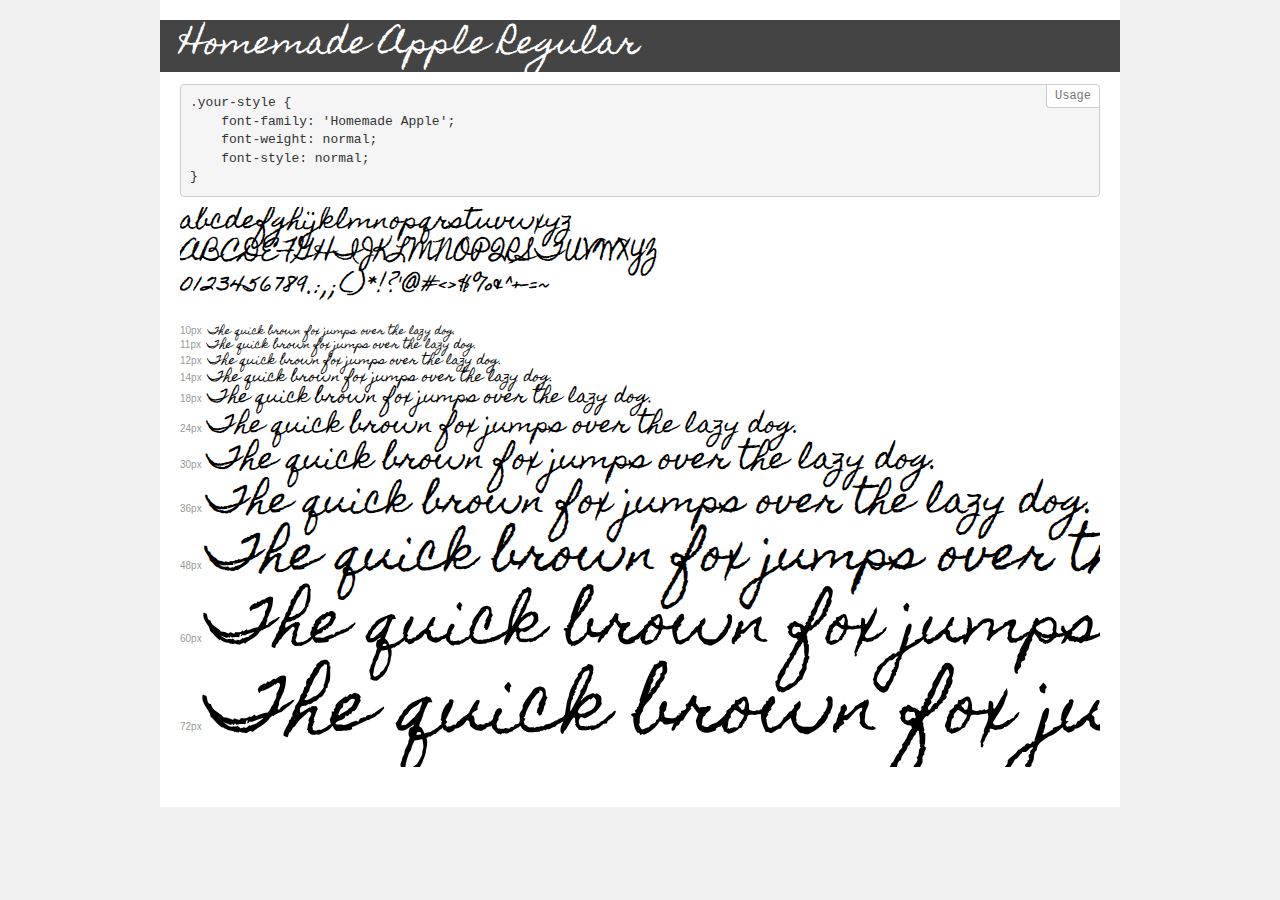
<file: page/HomemadeApple/demo.html>
<!DOCTYPE html>
<html>
<head>
    <meta charset="utf-8">
    <meta http-equiv="X-UA-Compatible" content="IE=edge">
    <meta name="viewport" content="width=device-width, initial-scale=1">
    <meta name="robots" content="noindex, noarchive">
    <meta name="format-detection" content="telephone=no">
    <title>Transfonter demo</title>
    <link href="stylesheet.css" rel="stylesheet">
    <style>
        /*
        http://meyerweb.com/eric/tools/css/reset/
        v2.0 | 20110126
        License: none (public domain)
        */
        html, body, div, span, applet, object, iframe,
        h1, h2, h3, h4, h5, h6, p, blockquote, pre,
        a, abbr, acronym, address, big, cite, code,
        del, dfn, em, img, ins, kbd, q, s, samp,
        small, strike, strong, sub, sup, tt, var,
        b, u, i, center,
        dl, dt, dd, ol, ul, li,
        fieldset, form, label, legend,
        table, caption, tbody, tfoot, thead, tr, th, td,
        article, aside, canvas, details, embed,
        figure, figcaption, footer, header, hgroup,
        menu, nav, output, ruby, section, summary,
        time, mark, audio, video {
            margin: 0;
            padding: 0;
            border: 0;
            font-size: 100%;
            font: inherit;
            vertical-align: baseline;
        }
        /* HTML5 display-role reset for older browsers */
        article, aside, details, figcaption, figure,
        footer, header, hgroup, menu, nav, section {
            display: block;
        }
        body {
            line-height: 1;
        }
        ol, ul {
            list-style: none;
        }
        blockquote, q {
            quotes: none;
        }
        blockquote:before, blockquote:after,
        q:before, q:after {
            content: '';
            content: none;
        }
        table {
            border-collapse: collapse;
            border-spacing: 0;
        }
        /* common styles */
        body {
            background: #f1f1f1;
            color: #000;
        }
        .page {
            background: #fff;
            width: 920px;
            margin: 0 auto;
            padding: 20px 20px 0 20px;
            overflow: hidden;
        }
        .font-container {
            overflow-x: auto;
            overflow-y: hidden;
            margin-bottom: 40px;
            line-height: 1.3;
            white-space: nowrap;
            padding-bottom: 5px;
        }
        h1 {
            position: relative;
            background: #444;
            font-size: 32px;
            color: #fff;
            padding: 10px 20px;
            margin: 0 -20px 12px -20px;
        }
        .letters {
            font-size: 25px;
            margin-bottom: 20px;
        }
        .s10:before {
            content: '10px';
        }
        .s11:before {
            content: '11px';
        }
        .s12:before {
            content: '12px';
        }
        .s14:before {
            content: '14px';
        }
        .s18:before {
            content: '18px';
        }
        .s24:before {
            content: '24px';
        }
        .s30:before {
            content: '30px';
        }
        .s36:before {
            content: '36px';
        }
        .s48:before {
            content: '48px';
        }
        .s60:before {
            content: '60px';
        }
        .s72:before {
            content: '72px';
        }
        .s10:before, .s11:before, .s12:before, .s14:before,
        .s18:before, .s24:before, .s30:before, .s36:before,
        .s48:before, .s60:before, .s72:before {
            font-family: Arial, sans-serif;
            font-size: 10px;
            font-weight: normal;
            font-style: normal;
            color: #999;
            padding-right: 6px;
        }
        pre {
            display: block;
            position: relative;
            padding: 9px;
            margin: 0 0 10px;
            font-family: Monaco, Menlo, Consolas, "Courier New", monospace !important;
            font-size: 13px;
            line-height: 1.428571429;
            color: #333;
            font-weight: normal !important;
            font-style: normal !important;
            background-color: #f5f5f5;
            border: 1px solid #ccc;
            overflow-x: auto;
            border-radius: 4px;
        }
        pre:after {
            display: block;
            position: absolute;
            right: 0;
            top: 0;
            content: 'Usage';
            line-height: 1;
            padding: 5px 8px;
            font-size: 12px;
            color: #767676;
            background-color: #fff;
            border: 1px solid #ccc;
            border-right: none;
            border-top: none;
            border-radius: 0 4px 0 4px;
            z-index: 10;
        }
        /* responsive */
        @media (max-width: 959px) {
            .page {
                width: auto;
                margin: 0;
            }
        }
    </style>
</head>
<body>
<div class="page">
    <div class="demo" style="font-family: 'Homemade Apple'; font-weight: normal; font-style: normal;">
        <h1>Homemade Apple Regular</h1>
        <pre>.your-style {
    font-family: 'Homemade Apple';
    font-weight: normal;
    font-style: normal;
}</pre>
        <div class="font-container">
            <p class="letters">
                abcdefghijklmnopqrstuvwxyz<br>
ABCDEFGHIJKLMNOPQRSTUVWXYZ<br>
                0123456789.:,;()*!?'@#<>$%&^+-=~
            </p>
            <p class="s10" style="font-size: 10px;">The quick brown fox jumps over the lazy dog.</p>
            <p class="s11" style="font-size: 11px;">The quick brown fox jumps over the lazy dog.</p>
            <p class="s12" style="font-size: 12px;">The quick brown fox jumps over the lazy dog.</p>
            <p class="s14" style="font-size: 14px;">The quick brown fox jumps over the lazy dog.</p>
            <p class="s18" style="font-size: 18px;">The quick brown fox jumps over the lazy dog.</p>
            <p class="s24" style="font-size: 24px;">The quick brown fox jumps over the lazy dog.</p>
            <p class="s30" style="font-size: 30px;">The quick brown fox jumps over the lazy dog.</p>
            <p class="s36" style="font-size: 36px;">The quick brown fox jumps over the lazy dog.</p>
            <p class="s48" style="font-size: 48px;">The quick brown fox jumps over the lazy dog.</p>
            <p class="s60" style="font-size: 60px;">The quick brown fox jumps over the lazy dog.</p>
            <p class="s72" style="font-size: 72px;">The quick brown fox jumps over the lazy dog.</p>
        </div>
    </div>
</div>
</body>
</html>
</file>
<file: page/Gilroy/stylesheet.css>
@font-face {
    font-family: 'Gilroy';
    src: url('Gilroy-Regular.eot');
    src: local('Gilroy Regular'), local('Gilroy-Regular'),
        url('Gilroy-Regular.eot?#iefix') format('embedded-opentype'),
        url('Gilroy-Regular.woff2') format('woff2'),
        url('Gilroy-Regular.woff') format('woff'),
        url('Gilroy-Regular.ttf') format('truetype');
    font-weight: normal;
    font-style: normal;
}

@font-face {
    font-family: 'Gilroy';
    src: url('Gilroy-ExtraboldItalic.eot');
    src: local('Gilroy Extrabold Italic'), local('Gilroy-ExtraboldItalic'),
        url('Gilroy-ExtraboldItalic.eot?#iefix') format('embedded-opentype'),
        url('Gilroy-ExtraboldItalic.woff2') format('woff2'),
        url('Gilroy-ExtraboldItalic.woff') format('woff'),
        url('Gilroy-ExtraboldItalic.ttf') format('truetype');
    font-weight: 800;
    font-style: italic;
}

@font-face {
    font-family: 'Gilroy';
    src: url('Gilroy-Bold.eot');
    src: local('Gilroy Bold'), local('Gilroy-Bold'),
        url('Gilroy-Bold.eot?#iefix') format('embedded-opentype'),
        url('Gilroy-Bold.woff2') format('woff2'),
        url('Gilroy-Bold.woff') format('woff'),
        url('Gilroy-Bold.ttf') format('truetype');
    font-weight: bold;
    font-style: normal;
}

@font-face {
    font-family: 'Gilroy';
    src: url('Gilroy-Black.eot');
    src: local('Gilroy Black'), local('Gilroy-Black'),
        url('Gilroy-Black.eot?#iefix') format('embedded-opentype'),
        url('Gilroy-Black.woff2') format('woff2'),
        url('Gilroy-Black.woff') format('woff'),
        url('Gilroy-Black.ttf') format('truetype');
    font-weight: 900;
    font-style: normal;
}

@font-face {
    font-family: 'Gilroy';
    src: url('Gilroy-Light.eot');
    src: local('Gilroy Light'), local('Gilroy-Light'),
        url('Gilroy-Light.eot?#iefix') format('embedded-opentype'),
        url('Gilroy-Light.woff2') format('woff2'),
        url('Gilroy-Light.woff') format('woff'),
        url('Gilroy-Light.ttf') format('truetype');
    font-weight: 300;
    font-style: normal;
}

@font-face {
    font-family: 'Gilroy';
    src: url('Gilroy-Semibold.eot');
    src: local('Gilroy Semibold'), local('Gilroy-Semibold'),
        url('Gilroy-Semibold.eot?#iefix') format('embedded-opentype'),
        url('Gilroy-Semibold.woff2') format('woff2'),
        url('Gilroy-Semibold.woff') format('woff'),
        url('Gilroy-Semibold.ttf') format('truetype');
    font-weight: 600;
    font-style: normal;
}

@font-face {
    font-family: 'Gilroy';
    src: url('Gilroy-Medium.eot');
    src: local('Gilroy Medium'), local('Gilroy-Medium'),
        url('Gilroy-Medium.eot?#iefix') format('embedded-opentype'),
        url('Gilroy-Medium.woff2') format('woff2'),
        url('Gilroy-Medium.woff') format('woff'),
        url('Gilroy-Medium.ttf') format('truetype');
    font-weight: 500;
    font-style: normal;
}

@font-face {
    font-family: 'Gilroy';
    src: url('Gilroy-MediumItalic.eot');
    src: local('Gilroy Medium Italic'), local('Gilroy-MediumItalic'),
        url('Gilroy-MediumItalic.eot?#iefix') format('embedded-opentype'),
        url('Gilroy-MediumItalic.woff2') format('woff2'),
        url('Gilroy-MediumItalic.woff') format('woff'),
        url('Gilroy-MediumItalic.ttf') format('truetype');
    font-weight: 500;
    font-style: italic;
}

@font-face {
    font-family: 'Gilroy';
    src: url('Gilroy-BlackItalic.eot');
    src: local('Gilroy Black Italic'), local('Gilroy-BlackItalic'),
        url('Gilroy-BlackItalic.eot?#iefix') format('embedded-opentype'),
        url('Gilroy-BlackItalic.woff2') format('woff2'),
        url('Gilroy-BlackItalic.woff') format('woff'),
        url('Gilroy-BlackItalic.ttf') format('truetype');
    font-weight: 900;
    font-style: italic;
}

@font-face {
    font-family: 'Gilroy';
    src: url('Gilroy-UltraLight.eot');
    src: local('Gilroy UltraLight'), local('Gilroy-UltraLight'),
        url('Gilroy-UltraLight.eot?#iefix') format('embedded-opentype'),
        url('Gilroy-UltraLight.woff2') format('woff2'),
        url('Gilroy-UltraLight.woff') format('woff'),
        url('Gilroy-UltraLight.ttf') format('truetype');
    font-weight: 200;
    font-style: normal;
}

@font-face {
    font-family: 'Gilroy';
    src: url('Gilroy-RegularItalic.eot');
    src: local('Gilroy Regular Italic'), local('Gilroy-RegularItalic'),
        url('Gilroy-RegularItalic.eot?#iefix') format('embedded-opentype'),
        url('Gilroy-RegularItalic.woff2') format('woff2'),
        url('Gilroy-RegularItalic.woff') format('woff'),
        url('Gilroy-RegularItalic.ttf') format('truetype');
    font-weight: normal;
    font-style: italic;
}

@font-face {
    font-family: 'Gilroy';
    src: url('Gilroy-SemiboldItalic.eot');
    src: local('Gilroy Semibold Italic'), local('Gilroy-SemiboldItalic'),
        url('Gilroy-SemiboldItalic.eot?#iefix') format('embedded-opentype'),
        url('Gilroy-SemiboldItalic.woff2') format('woff2'),
        url('Gilroy-SemiboldItalic.woff') format('woff'),
        url('Gilroy-SemiboldItalic.ttf') format('truetype');
    font-weight: 600;
    font-style: italic;
}

@font-face {
    font-family: 'Gilroy';
    src: url('Gilroy-HeavyItalic.eot');
    src: local('Gilroy Heavy Italic'), local('Gilroy-HeavyItalic'),
        url('Gilroy-HeavyItalic.eot?#iefix') format('embedded-opentype'),
        url('Gilroy-HeavyItalic.woff2') format('woff2'),
        url('Gilroy-HeavyItalic.woff') format('woff'),
        url('Gilroy-HeavyItalic.ttf') format('truetype');
    font-weight: 900;
    font-style: italic;
}

@font-face {
    font-family: 'Gilroy';
    src: url('Gilroy-Extrabold.eot');
    src: local('Gilroy Extrabold'), local('Gilroy-Extrabold'),
        url('Gilroy-Extrabold.eot?#iefix') format('embedded-opentype'),
        url('Gilroy-Extrabold.woff2') format('woff2'),
        url('Gilroy-Extrabold.woff') format('woff'),
        url('Gilroy-Extrabold.ttf') format('truetype');
    font-weight: 800;
    font-style: normal;
}

@font-face {
    font-family: 'Gilroy';
    src: url('Gilroy-BoldItalic.eot');
    src: local('Gilroy Bold Italic'), local('Gilroy-BoldItalic'),
        url('Gilroy-BoldItalic.eot?#iefix') format('embedded-opentype'),
        url('Gilroy-BoldItalic.woff2') format('woff2'),
        url('Gilroy-BoldItalic.woff') format('woff'),
        url('Gilroy-BoldItalic.ttf') format('truetype');
    font-weight: bold;
    font-style: italic;
}

@font-face {
    font-family: 'Gilroy';
    src: url('Gilroy-UltraLightItalic.eot');
    src: local('Gilroy UltraLight Italic'), local('Gilroy-UltraLightItalic'),
        url('Gilroy-UltraLightItalic.eot?#iefix') format('embedded-opentype'),
        url('Gilroy-UltraLightItalic.woff2') format('woff2'),
        url('Gilroy-UltraLightItalic.woff') format('woff'),
        url('Gilroy-UltraLightItalic.ttf') format('truetype');
    font-weight: 200;
    font-style: italic;
}

@font-face {
    font-family: 'Gilroy';
    src: url('Gilroy-LightItalic.eot');
    src: local('Gilroy Light Italic'), local('Gilroy-LightItalic'),
        url('Gilroy-LightItalic.eot?#iefix') format('embedded-opentype'),
        url('Gilroy-LightItalic.woff2') format('woff2'),
        url('Gilroy-LightItalic.woff') format('woff'),
        url('Gilroy-LightItalic.ttf') format('truetype');
    font-weight: 300;
    font-style: italic;
}

@font-face {
    font-family: 'Gilroy';
    src: url('Gilroy-Heavy.eot');
    src: local('Gilroy Heavy'), local('Gilroy-Heavy'),
        url('Gilroy-Heavy.eot?#iefix') format('embedded-opentype'),
        url('Gilroy-Heavy.woff2') format('woff2'),
        url('Gilroy-Heavy.woff') format('woff'),
        url('Gilroy-Heavy.ttf') format('truetype');
    font-weight: 900;
    font-style: normal;
}

@font-face {
    font-family: 'Gilroy';
    src: url('Gilroy-Thin.eot');
    src: local('Gilroy Thin'), local('Gilroy-Thin'),
        url('Gilroy-Thin.eot?#iefix') format('embedded-opentype'),
        url('Gilroy-Thin.woff2') format('woff2'),
        url('Gilroy-Thin.woff') format('woff'),
        url('Gilroy-Thin.ttf') format('truetype');
    font-weight: 100;
    font-style: normal;
}

@font-face {
    font-family: 'Gilroy';
    src: url('Gilroy-ThinItalic.eot');
    src: local('Gilroy Thin Italic'), local('Gilroy-ThinItalic'),
        url('Gilroy-ThinItalic.eot?#iefix') format('embedded-opentype'),
        url('Gilroy-ThinItalic.woff2') format('woff2'),
        url('Gilroy-ThinItalic.woff') format('woff'),
        url('Gilroy-ThinItalic.ttf') format('truetype');
    font-weight: 100;
    font-style: italic;
}
</file>
<file: page/HomemadeApple/stylesheet.css>
@font-face {
    font-family: 'Homemade Apple';
    src: url('HomemadeApple-Regular.eot');
    src: local('Homemade Apple Regular'), local('HomemadeApple-Regular'),
        url('HomemadeApple-Regular.eot?#iefix') format('embedded-opentype'),
        url('HomemadeApple-Regular.woff2') format('woff2'),
        url('HomemadeApple-Regular.woff') format('woff'),
        url('HomemadeApple-Regular.ttf') format('truetype');
    font-weight: normal;
    font-style: normal;
}
</file>
